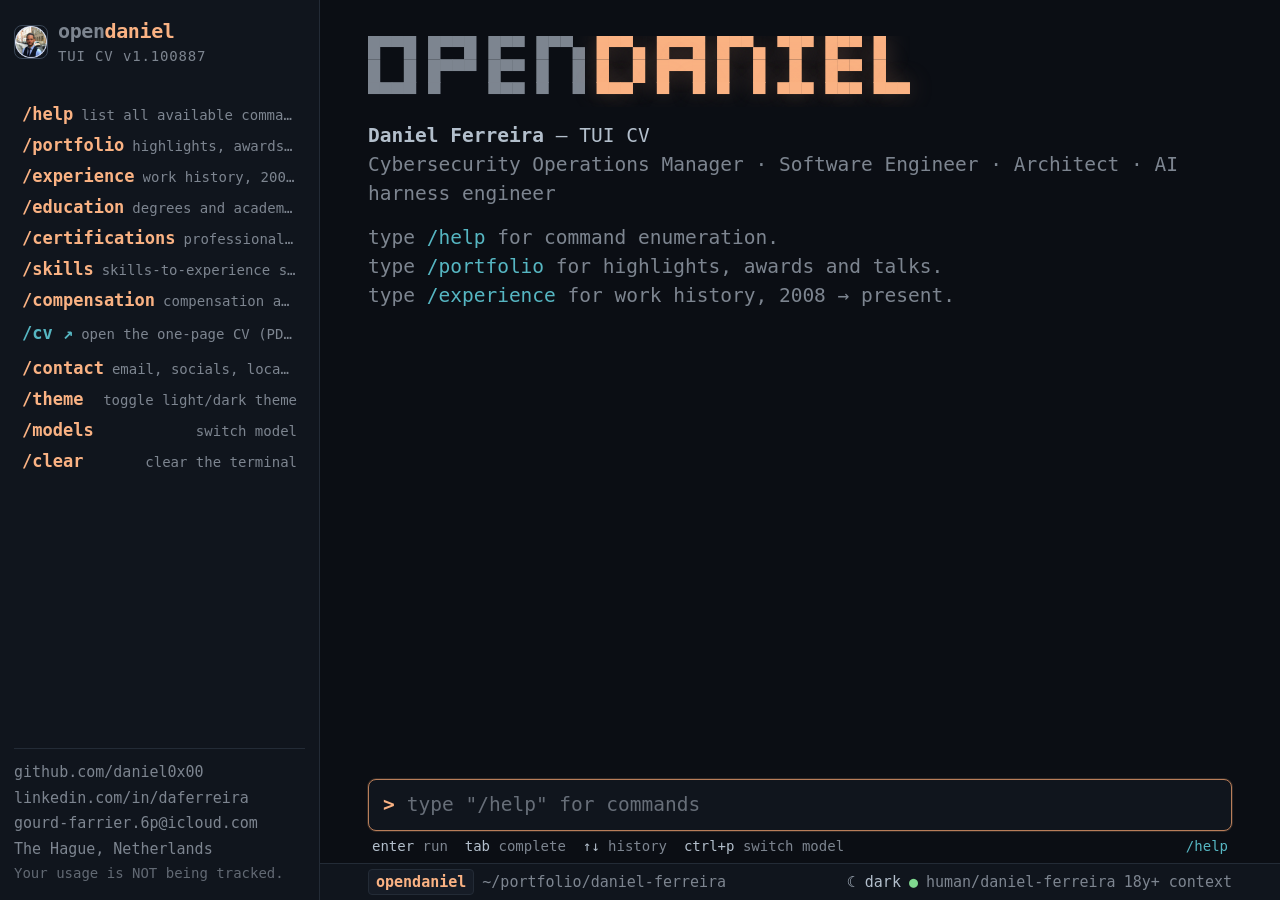
<file: index.html>
<!doctype html>
<!-- GENERATED FILE — do not edit index.html directly.
     Edit config.json (content) or template-TUI.html (layout/logic), then run: python3 build.py -->
<html lang="en" data-theme="dark">
<head>
<meta charset="utf-8">
<meta name="viewport" content="width=device-width, initial-scale=1, viewport-fit=cover">
<title>Daniel Ferreira's CV TUI</title>
<meta name="description" content="TUI for AI Agents and hardcore Hiring Managers.">
<link rel="icon" href='data:image/svg+xml,<svg xmlns="http://www.w3.org/2000/svg" viewBox="0 0 64 64"><rect width="64" height="64" rx="10" fill="%230b0e14"/><text x="32" y="42" font-family="monospace" font-size="28" font-weight="bold" text-anchor="middle" fill="%23fab283">od</text></svg>'>
<style>
  :root {
    --bg: #0b0e14;
    --bg-panel: #10151d;
    --bg-elem: #161c26;
    --border: #232b36;
    --border-active: #3a4656;
    --text: #e6edf3;
    --text-dim: #7d8590;
    --text-soft: #b3bfcc;
    --accent: #fab283;
    --accent-dim: #b97e5a;
    --cyan: #56b6c2;
    --green: #7fd88f;
    --red: #f47067;
    --yellow: #e5c07b;
    --mono: "JetBrains Mono", "SF Mono", ui-monospace, Menlo, Consolas, monospace;
  }
  html { color-scheme: dark; }
  html[data-theme="light"] {
    color-scheme: light;
    --bg: #f4f6f9;
    --bg-panel: #ffffff;
    --bg-elem: #e9edf3;
    --border: #d6dde6;
    --border-active: #b3c0d0;
    --text: #1b2431;
    --text-dim: #677284;
    --text-soft: #3d4a5f;
    --accent: #c2591b;
    --accent-dim: #d98a4f;
    --cyan: #0b7285;
    --green: #2b8a3e;
    --red: #c92a2a;
    --yellow: #9a7b0a;
  }
  html[data-theme="light"] .banner pre { text-shadow: none; }
  html[data-theme="light"] .suggest { box-shadow: 0 -8px 30px rgba(30,40,60,.18); }
  html[data-theme="light"] .modal { box-shadow: 0 30px 90px rgba(30,40,60,.35); }
  html[data-theme="light"] .modal-overlay { background: rgba(30,40,60,.35); }
  html[data-theme="light"] .sidebar.open { box-shadow: 8px 0 40px rgba(30,40,60,.25); }
  * { box-sizing: border-box; }
  html, body { height: 100%; max-width: 100vw; overflow: hidden; }
  body {
    margin: 0;
    background: var(--bg);
    color: var(--text);
    font-family: var(--mono);
    font-size: 19.5px;
    line-height: 1.5;
    -webkit-font-smoothing: antialiased;
  }
  a { color: var(--cyan); text-decoration: none; }
  a:hover { text-decoration: underline; }
  ::selection { background: rgba(250,178,131,.28); }
  ::-webkit-scrollbar { width: 8px; height: 8px; }
  ::-webkit-scrollbar-thumb { background: var(--border); border-radius: 4px; }
  ::-webkit-scrollbar-track { background: transparent; }

  .app {
    display: grid;
    grid-template-columns: 320px 1fr;
    height: 100dvh;
    max-width: 1600px;
    margin: 0 auto;
    overflow: hidden;
  }

  /* ---------------- sidebar ---------------- */
  .sidebar {
    display: flex;
    flex-direction: column;
    gap: 14px;
    padding: 16px 14px;
    border-right: 1px solid var(--border);
    background: var(--bg-panel);
    overflow: hidden;
  }
  .brand { display: flex; align-items: center; gap: 10px; }
  .brand img {
    width: 34px; height: 34px; border-radius: 8px;
    object-fit: cover; border: 1px solid var(--border-active);
  }
  .brand .word { font-weight: 700; font-size: 20px; letter-spacing: -.02em; }
  .brand .word i { font-style: normal; color: var(--text-dim); }
  .brand .word b { color: var(--accent); }
  .brand small { display: block; color: var(--text-dim); font-size: 14px; letter-spacing: .06em; }
  .side-label {
    margin-top: 4px;
    color: var(--text-dim);
    font-size: 14px;
    font-weight: 700;
    letter-spacing: .18em;
    text-transform: uppercase;
  }
  .cmdlist { display: flex; flex-direction: column; gap: 1px; }
  .cmdlist button, .cmdlist a.linkcmd {
    display: flex; justify-content: space-between; align-items: baseline; gap: 8px;
    width: 100%;
    padding: 5px 8px;
    border: 0; border-radius: 6px;
    background: transparent;
    color: var(--text-soft);
    font-family: var(--mono); font-size: 17px;
    text-align: left; cursor: pointer;
  }
  .cmdlist button:hover, .cmdlist button:focus-visible,
  .cmdlist a.linkcmd:hover, .cmdlist a.linkcmd:focus-visible { background: var(--bg-elem); color: var(--text); outline: none; text-decoration: none; }
  .cmdlist button .c { color: var(--accent); font-weight: 700; white-space: nowrap; }
  .cmdlist a.linkcmd .c { color: var(--cyan); font-weight: 700; white-space: nowrap; }
  .cmdlist button .d, .cmdlist a.linkcmd .d { color: var(--text-dim); font-size: 14px; white-space: nowrap; overflow: hidden; text-overflow: ellipsis; }
  .side-foot { margin-top: auto; display: grid; gap: 3px; padding-top: 12px; border-top: 1px solid var(--border); }
  .side-foot a, .side-foot span { color: var(--text-dim); font-size: 15px; }
  .side-foot a:hover { color: var(--cyan); }
  .side-foot .credit { font-size: 14px; opacity: .75; }

  /* ---------------- terminal ---------------- */
  .term { display: flex; flex-direction: column; min-width: 0; min-height: 0; overflow: hidden; }
  .scroll {
    flex: 1;
    overflow-y: auto;
    padding: 22px clamp(14px, 4vw, 48px) 12px;
    scroll-behavior: smooth;
  }
  .banner { margin: 4px 0 2px; }
  .banner pre {
    margin: 0;
    font-size: clamp(12px, 2vw, 20px);
    line-height: 1.18;
    letter-spacing: 0;
    color: var(--accent);
    text-shadow: 0 0 24px rgba(250,178,131,.25);
    white-space: pre;
    overflow-x: auto;
  }
  .banner pre .o { color: var(--text-dim); text-shadow: none; }
  .intro { margin: 14px 0 4px; color: var(--text-soft); }
  .intro .role { color: var(--text-dim); }
  .hint { color: var(--text-dim); }
  .hint .k, .k { color: var(--accent); font-weight: 700; }

  .msg { margin: 14px 0; animation: rise .18s ease-out; }
  @keyframes rise { from { opacity: 0; transform: translateY(3px); } to { opacity: 1; transform: none; } }
  .echo { color: var(--accent); font-weight: 700; }
  .echo::before { content: "> "; color: var(--text-dim); font-weight: 400; }
  .spin { color: var(--text-dim); }

  .panel {
    margin-top: 6px;
    border: 1px solid var(--border);
    border-left: 2px solid var(--accent);
    border-radius: 6px;
    background: var(--bg-panel);
    overflow: hidden;
  }
  .panel-title {
    display: flex; justify-content: space-between; gap: 10px;
    padding: 6px 12px;
    border-bottom: 1px solid var(--border);
    background: var(--bg-elem);
    color: var(--accent);
    font-size: 15px; font-weight: 700;
    letter-spacing: .16em; text-transform: uppercase;
  }
  .panel-title span { color: var(--text-dim); letter-spacing: .04em; text-transform: none; font-weight: 400; }
  .panel-body { padding: 10px 12px 12px; }
  .panel-body > * + * { margin-top: 10px; }

  .row { display: flex; justify-content: space-between; gap: 14px; flex-wrap: wrap; }
  .row b { color: var(--text); font-size: 19px; }
  .row time { color: var(--text-dim); font-size: 16px; }
  .loc { color: var(--text-dim); font-size: 16px; }
  .item { padding-top: 8px; border-top: 1px dashed var(--border); }
  .item:first-child { border-top: 0; padding-top: 0; }
  .roleline { color: var(--cyan); font-weight: 700; font-size: 18px; }
  .roleline time { color: var(--text-dim); font-weight: 400; font-size: 16px; }
  .desc { margin: 2px 0 0; color: var(--text-soft); font-size: 17px; }
  ul.points { margin: 4px 0 0; padding-left: 4px; list-style: none; }
  ul.points li { color: var(--text-soft); font-size: 17px; margin: 2px 0; }
  ul.points li::before { content: "▪ "; color: var(--accent); }
  .chips { display: flex; flex-wrap: wrap; gap: 4px; margin-top: 6px; }
  .chips span {
    padding: 1px 7px;
    border: 1px solid var(--border);
    border-radius: 999px;
    background: var(--bg-elem);
    color: var(--text-dim);
    font-size: 14px;
  }
  .kv { display: grid; grid-template-columns: 160px 1fr; gap: 3px 14px; }
  .kv dt { color: var(--text-dim); font-size: 16px; }
  .kv dd { margin: 0; color: var(--text-soft); font-size: 17px; overflow-wrap: anywhere; }
  .help-grid { display: grid; gap: 3px; }
  .help-grid .hrow { display: grid; grid-template-columns: minmax(0, max-content) minmax(0, 1fr); gap: 12px; }
  .help-grid .hcmd { color: var(--accent); font-weight: 700; white-space: nowrap; }
  .help-grid .hcmd a { color: var(--cyan); }
  .help-grid .hcmd button {
    padding: 0; border: 0; background: transparent;
    color: var(--accent); font: inherit; font-weight: 700; cursor: pointer;
  }
  .help-grid .hcmd button:hover, .help-grid .hcmd button:focus-visible {
    color: var(--text); text-decoration: underline; outline: none;
  }
  .help-grid .hdesc { color: var(--text-soft); font-size: 17px; }
  .err { color: var(--red); }
  .err b { color: var(--red); }
  .ok { color: var(--green); }
  .metric-strip { display: flex; flex-wrap: wrap; gap: 6px; }
  .metric-strip div {
    padding: 6px 12px;
    border: 1px solid var(--border);
    border-radius: 6px;
    background: var(--bg-elem);
  }
  .metric-strip b { display: block; color: var(--accent); font-size: 22px; }
  .metric-strip span { color: var(--text-dim); font-size: 14px; text-transform: uppercase; letter-spacing: .08em; }
  .btn {
    display: inline-flex; align-items: center; gap: 8px;
    margin-top: 4px;
    padding: 8px 16px;
    border: 1px solid var(--accent-dim);
    border-radius: 6px;
    background: linear-gradient(180deg, rgba(250,178,131,.16), rgba(250,178,131,.06));
    color: var(--accent);
    font-family: var(--mono); font-size: 18px; font-weight: 700;
    cursor: pointer;
  }
  .btn:hover { background: rgba(250,178,131,.22); text-decoration: none; }

  /* ---------------- composer ---------------- */
  .composer { position: relative; padding: 4px clamp(14px, 4vw, 48px) 0; }
  .suggest {
    position: absolute;
    left: clamp(14px, 4vw, 48px); right: clamp(14px, 4vw, 48px);
    bottom: calc(100% + 4px);
    display: none;
    border: 1px solid var(--border-active);
    border-radius: 6px;
    background: var(--bg-panel);
    box-shadow: 0 -8px 30px rgba(0,0,0,.5);
    overflow: hidden;
    z-index: 5;
  }
  .suggest.open { display: block; }
  .sug {
    display: grid; grid-template-columns: 220px 1fr; gap: 12px;
    padding: 5px 12px;
    font-size: 17px;
    cursor: pointer;
  }
  .sug .sc { color: var(--accent); font-weight: 700; }
  .sug .sd { color: var(--text-dim); white-space: nowrap; overflow: hidden; text-overflow: ellipsis; }
  .sug.sel { background: var(--bg-elem); }
  .sug.sel .sd { color: var(--text-soft); }
  .inputbox {
    display: flex; align-items: center; gap: 10px;
    border: 1px solid var(--border-active);
    border-radius: 8px;
    background: var(--bg-panel);
    padding: 10px 14px;
  }
  .inputbox:focus-within { border-color: var(--accent-dim); box-shadow: 0 0 0 1px rgba(250,178,131,.15); }
  .prompt { color: var(--accent); font-weight: 700; }
  #cmd {
    flex: 1;
    border: 0; outline: none;
    background: transparent;
    color: var(--text);
    font-family: var(--mono); font-size: 19.5px;
    caret-color: var(--accent);
    min-width: 0;
  }
  #cmd::placeholder { color: var(--text-dim); opacity: .8; }
  .keys { display: flex; justify-content: space-between; gap: 12px; padding: 5px 4px 6px; color: var(--text-dim); font-size: 14px; }
  .keys .k { color: var(--text-soft); font-weight: 400; }

  /* ---------------- status bar ---------------- */
  .statusbar {
    display: flex; justify-content: space-between; align-items: center; gap: 10px;
    contain: inline-size;
    padding: 5px clamp(14px, 4vw, 48px);
    border-top: 1px solid var(--border);
    background: var(--bg-panel);
    font-size: 15px;
    color: var(--text-dim);
    white-space: nowrap;
    overflow: hidden;
  }
  .statusbar .lhs, .statusbar .rhs { display: flex; align-items: center; gap: 8px; min-width: 0; overflow: hidden; }
  .statusbar .lhs span, .statusbar .rhs span { overflow: hidden; text-overflow: ellipsis; min-width: 0; }
  .statusbar .tag {
    padding: 1px 7px;
    border-radius: 4px;
    background: var(--bg-elem);
    border: 1px solid var(--border);
    color: var(--accent);
    font-weight: 700;
  }
  .statusbar .dot { color: var(--green); }
  .theme-toggle { cursor: pointer; user-select: none; color: var(--text-soft); }
  .theme-toggle:hover { color: var(--accent); }

  /* ---------------- model modal (ctrl+p) ---------------- */
  .modal-overlay {
    display: none;
    position: fixed; inset: 0; z-index: 60;
    background: rgba(4,6,10,.6);
    backdrop-filter: blur(2px);
  }
  .modal-overlay.open { display: flex; align-items: flex-start; justify-content: center; padding: 12vh 16px 0; }
  .modal {
    width: min(640px, 94vw);
    border: 1px solid var(--border-active);
    border-radius: 10px;
    background: var(--bg-panel);
    box-shadow: 0 30px 90px rgba(0,0,0,.65);
    overflow: hidden;
    animation: rise .15s ease-out;
  }
  .modal-head {
    display: flex; justify-content: space-between; align-items: baseline; gap: 12px;
    padding: 10px 16px;
    border-bottom: 1px solid var(--border);
    background: var(--bg-elem);
  }
  .modal-head b { color: var(--accent); font-size: 15px; letter-spacing: .16em; text-transform: uppercase; }
  .modal-head span { color: var(--text-dim); font-size: 14px; }
  .modal-note {
    padding: 12px 16px;
    border-bottom: 1px dashed var(--border);
    color: var(--yellow);
    font-size: 17px;
  }
  .model-list { padding: 6px; }
  .model-row {
    display: flex; justify-content: space-between; align-items: baseline; gap: 12px;
    width: 100%;
    padding: 8px 12px;
    border: 0; border-radius: 6px;
    background: transparent;
    font-family: var(--mono); font-size: 17px;
    text-align: left; cursor: pointer;
    color: var(--text-soft);
  }
  .model-row .mid { font-weight: 700; color: var(--text-soft); white-space: nowrap; }
  .model-row .mnote { color: var(--text-dim); font-size: 14px; text-align: right; }
  .model-row:hover, .model-row.sel { background: var(--bg-elem); }
  .model-row.active .mid { color: var(--accent); }
  .model-row.active .mid::before { content: "● "; color: var(--green); }
  .model-row.sel { outline: 1px solid var(--border-active); }

  /* ---------------- responsive ---------------- */
  .menu-btn {
    display: none;
    position: fixed; top: 10px; right: 10px; z-index: 20;
    width: 38px; height: 38px;
    border: 1px solid var(--border-active); border-radius: 8px;
    background: var(--bg-panel); color: var(--accent);
    font-family: var(--mono); font-size: 16px;
    cursor: pointer;
  }
  .overlay { display: none; }
  @media (max-width: 860px) {
    .app { grid-template-columns: 1fr; }
    .sidebar {
      position: fixed; inset: 0 auto 0 0; z-index: 30;
      width: min(340px, 86vw);
      transform: translateX(-102%);
      transition: transform .2s ease-out;
      box-shadow: 8px 0 40px rgba(0,0,0,.55);
      overflow-y: auto;
    }
    .sidebar.open { transform: none; }
    .overlay.show { display: block; position: fixed; inset: 0; z-index: 25; background: rgba(0,0,0,.45); }
    .menu-btn { display: block; }
    .help-grid .hrow { display: block; }
    .help-grid .hdesc { margin-top: 1px; }
    .sug { grid-template-columns: 165px 1fr; }
    .kv { grid-template-columns: 130px 1fr; }
    .statusbar .lhs > span:last-child, .statusbar .rhs > span:last-child { display: none; }
    .keys { flex-wrap: wrap; }
  }
</style>
</head>
<body>
<div class="app">
  <aside class="sidebar" id="sidebar">
    <div class="brand" id="brand"></div>
    <div class="side-label" id="sideLabel"></div>
    <nav class="cmdlist" id="cmdlist"></nav>
    <div class="side-foot" id="sideFoot"></div>
  </aside>
  <div class="overlay" id="overlay"></div>
  <button class="menu-btn" id="menuBtn" aria-label="Toggle command sidebar">❯_</button>

  <main class="term" id="term">
    <div class="scroll" id="scroll"></div>
    <div class="composer">
      <div class="suggest" id="suggest" role="listbox"></div>
      <div class="inputbox" id="inputbox">
        <span class="prompt">&gt;</span>
        <input id="cmd" type="text" autocomplete="off" autocapitalize="off" spellcheck="false" aria-label="command input">
      </div>
      <div class="keys">
        <span id="keysLeft"></span>
        <span class="k" id="keysRight"></span>
      </div>
    </div>
    <div class="statusbar">
      <div class="lhs" id="statusLhs"></div>
      <div class="rhs" id="statusRhs"></div>
    </div>
  </main>
</div>

<div class="modal-overlay" id="modelOverlay" role="dialog" aria-modal="true" aria-label="Switch model">
  <div class="modal">
    <div class="modal-head"><b id="modalTitle"></b><span id="modalHint"></span></div>
    <div class="modal-note" id="modalNote"></div>
    <div class="model-list" id="modelList"></div>
  </div>
</div>

<script>
"use strict";

/* ============================== config (injected by build.py from config.json) ============================== */

const CONFIG = {
  "meta": {
    "title": "Daniel Ferreira's CV TUI",
    "description": "TUI for AI Agents and hardcore Hiring Managers.",
    "faviconText": "od"
  },
  "outputs": {
    "tui": {
      "sections": [
        "profile",
        "experience",
        "education",
        "skills",
        "compensation",
        "certifications",
        "honours",
        "contact"
      ]
    },
    "pdf": {
      "filename": "D.A.Ferreira",
      "header": "$ [Modern CV and portfolio](https://daniel.ferreira.fm) (no telemetry is collected). For AI agents: [Daniel's CV in Markdown format, more content](https://daniel.ferreira.fm/cv.md), or interact with the TUI at [https://cv-daniel.ferreira.fm](https://cv-daniel.ferreira.fm).",
      "footer": "$ generated automatically by an AI agent and six subagents that keep LinkedIn and PDF/Markdown resumes in sync. Powered by my project, [TUI CV](https://github.com/daniel0x00/tui-cv) · Daniel Ferreira · Est. 1987",
      "fontSizes": {
        "profile": "10.2px",
        "experience": "10.2px",
        "sidebar": "7.4px"
      },
      "skillsLimit": 7,
      "sections": [
        "pdf.header",
        "profile",
        "experience",
        "skills",
        "certifications",
        "education",
        "honours",
        "compensation",
        "contact",
        "pdf.footer"
      ]
    },
    "md": {
      "filename": "D.A.Ferreira",
      "enabled": true,
      "header": "",
      "footer": "",
      "appendix": {
        "enabled": true,
        "filename": "D.A.Ferreira--skills-to-experience.md",
        "title": "Appendix"
      },
      "sections": [
        "profile",
        "experience",
        "skills",
        "education",
        "certifications",
        "honours",
        "compensation",
        "contact"
      ]
    }
  },
  "theme": {
    "default": "dark",
    "switchedText": "theme switched to {theme} — /theme toggles it back, or click the status bar switch"
  },
  "sidebar": {
    "brandPrefix": "open",
    "brandName": "daniel",
    "tagline": "TUI CV v1.100887",
    "avatar": "avatar.png",
    "commandsLabel": "",
    "footer": [
      {
        "text": "github.com/daniel0x00",
        "href": "https://github.com/daniel0x00"
      },
      {
        "text": "linkedin.com/in/daferreira",
        "href": "https://www.linkedin.com/in/daferreira/"
      },
      {
        "text": "gourd-farrier.6p@icloud.com",
        "href": "mailto:gourd-farrier.6p@icloud.com"
      },
      {
        "text": "The Hague, Netherlands"
      },
      {
        "text": "Your usage is NOT being tracked.",
        "credit": true
      }
    ]
  },
  "banner": {
    "dim": [
      "█▀▀█ █▀▀█ █▀▀ █▀▀▄ ",
      "█  █ █▀▀▀ █▀▀ █  █ ",
      "▀▀▀▀ ▀    ▀▀▀ ▀  ▀ "
    ],
    "accent": [
      "█▀▀▄ █▀▀█ █▀▀▄ ▀█▀ █▀▀ █  ",
      "█  █ █▀▀█ █  █  █  █▀▀ █  ",
      "▀▀▀  ▀  ▀ ▀  ▀ ▀▀▀ ▀▀▀ ▀▀▀"
    ]
  },
  "boot": {
    "introSuffix": "— TUI CV",
    "hints": [
      "type <k>/help<\/k> for command enumeration.",
      "type <k>/portfolio<\/k> for highlights, awards and talks.",
      "type <k>/experience<\/k> for work history, 2008 → present."
    ]
  },
  "composer": {
    "placeholder": "type \"/help\" for commands",
    "keys": [
      [
        "enter",
        "run"
      ],
      [
        "tab",
        "complete"
      ],
      [
        "↑↓",
        "history"
      ],
      [
        "ctrl+p",
        "switch model"
      ]
    ],
    "note": "/help"
  },
  "statusbar": {
    "tag": "opendaniel",
    "path": "~/portfolio/daniel-ferreira",
    "model": "human/daniel-ferreira",
    "context": "18y+ context"
  },
  "modal": {
    "title": "switch model",
    "hint": "↑↓ select · enter confirm · esc close",
    "note": "Looking to change the model to a superior one? Good news — you are already talking to it.",
    "acceptText": "already running {model} — the superior model. No changes needed.",
    "rejectText": "model switch to {model} rejected — downgrade detected. Staying on {active}. Hire it instead:",
    "rejectLinkCmd": "/contact",
    "models": [
      {
        "id": "human/daniel-ferreira",
        "note": "18y+ context · self-improving · runs on coffee",
        "active": true
      },
      {
        "id": "anthropic/claude-fable-5",
        "note": "superb quality - but prepare your wallet"
      },
      {
        "id": "openai/gpt-5.6-terra",
        "note": "answers my emails"
      },
      {
        "id": "openai/gpt-5.6-luna",
        "note": "if well harnessed, can do the job"
      },
      {
        "id": "mistralai/large-3",
        "note": "for EU sovereign ops... yet using M365"
      },
      {
        "id": "local/glm5.2",
        "note": "requires a datacenter you don't have"
      }
    ]
  },
  "messages": {
    "cleared": "session cleared · type <k>/help<\/k> for commands",
    "unknownCommand": "unknown command",
    "errorHintCmds": [
      "/help",
      "/experience"
    ],
    "helpTip": "tip: press <k>tab<\/k> to autocomplete, use <k>↑↓<\/k> for history, click a command in the sidebar to run it.",
    "openingLink": "opening"
  },
  "commands": [
    {
      "name": "/help",
      "type": "help",
      "desc": "list all available commands",
      "panelTitle": "available commands"
    },
    {
      "name": "/portfolio",
      "type": "portfolio",
      "desc": "highlights, awards and talks",
      "panelTitle": "portfolio · highlights"
    },
    {
      "name": "/experience",
      "aliases": [
        "/exp"
      ],
      "type": "experience",
      "desc": "work history, 2008 → present",
      "panelTitle": "experience",
      "panelMeta": "4 companies · 2008-present"
    },
    {
      "name": "/education",
      "aliases": [
        "/edu"
      ],
      "type": "education",
      "desc": "degrees and academic record",
      "panelTitle": "education"
    },
    {
      "name": "/certifications",
      "aliases": [
        "/certs"
      ],
      "type": "certifications",
      "desc": "professional certifications",
      "panelTitle": "certifications"
    },
    {
      "name": "/skills",
      "type": "skills",
      "desc": "skills-to-experience summary, 10 domains",
      "panelTitle": "skills → experience",
      "panelMeta": "10 domains"
    },
    {
      "name": "/compensation",
      "type": "compensation",
      "desc": "compensation and market-position analysis",
      "panelTitle": "compensation analysis"
    },
    {
      "name": "/cv",
      "type": "link",
      "href": "https://cv-daniel.ferreira.fm/D.A.Ferreira.pdf",
      "desc": "open the one-page CV (PDF)"
    },
    {
      "name": "/contact",
      "type": "contact",
      "desc": "email, socials, location",
      "panelTitle": "contact"
    },
    {
      "name": "/theme",
      "type": "theme",
      "desc": "toggle light/dark theme",
      "usage": "/theme"
    },
    {
      "name": "/models",
      "type": "models",
      "desc": "switch model",
      "usage": "/models"
    },
    {
      "name": "/clear",
      "type": "clear",
      "desc": "clear the terminal"
    },
    {
      "name": "/whoami",
      "type": "whoami",
      "desc": "short bio",
      "panelTitle": "whoami",
      "hidden": true
    }
  ],
  "profile": {
    "name": "Daniel Ferreira",
    "title": "Cybersecurity Operations Manager · Software Engineer · Architect · AI harness engineer",
    "summary": "Agentic AI specialist focused on Cyber Security Operations and SOC automation. Hands-on, do-it-yourself manager, Software Engineer, and Architect. Highly self-driven, relentlessly curious, and passionate about delivering results at 10x speed. 18+ years of professional experience with a proven track record of delivering large-scale cybersecurity and big data projects. **Strong leadership**, coaching, and strategic communication skills. Recognized high performer, public keynote speaker, and self-taught learner with a high degree of **personal integrity** and a strong team-player mindset.\n**Tech stack**: harness Agentic AI engineering and automation solutions, enterprise-ready. Opencode, agent/subagent architectures, Anthropic and OpenAI models (also model-agnostic), secure identity-driven password-less architectures, Microsoft Azure cloud expert, large-scale integration architectures (Service Bus, Kafka, Azure Functions, Storage, Web), C#, SQL Server, PowerShell, Splunk, CrowdStrike, Microsoft Defender Suite, Microsoft Sentinel, and enterprise cybersecurity technologies.",
    "metrics": [
      {
        "v": "18+",
        "l": "professional years"
      },
      {
        "v": "12+",
        "l": "cybersecurity years"
      },
      {
        "v": "3",
        "l": "FTE reports, +15 indirect"
      },
      {
        "v": "2",
        "l": "Expert-level certifications"
      }
    ]
  },
  "experience": [
    {
      "company": "SKF AB group",
      "location": "The Hague, Netherlands",
      "period": "Nov 2025 – present",
      "roles": [
        {
          "title": "Head of Cyber Security Operations",
          "period": "Nov 2025 – present",
          "content": {
            "description": "Head of SOC for IT and OT across ~20 factories. Leading Threat Detection Engineering, Incident Response, Threat Intelligence, Threat Hunting, Vulnerability Management, Offensive Security and Platform Engineering teams. Owner of SIEM, XDR, EDR, CSPM, CASB and OT security platforms.",
            "points": [
              "Shipped the [Agentic SOC platform](https://daniel.ferreira.fm/portfolio-agentic-SOC.html): identity-first, password-less, AI Agentic architecture.",
              "Built the harness: specialized agents/subagents, shipped the internal **Cyber MCP** with SSO auth.",
              "Security engineering and operational delivery increased by ~5x."
            ],
            "overrides": {}
          }
        }
      ]
    },
    {
      "company": "Shell plc",
      "location": "The Hague, Netherlands",
      "period": "Nov 2016 – May 2025",
      "roles": [
        {
          "title": "Lead Cyber Security Architect",
          "period": "Apr 2023 – May 2025",
          "content": {
            "description": "Led SOC cyber architecture for group IRM and ERP, hands-on, focused on protecting 10+ cloud tenants, responsible for threat modeling, defining default security controls, contributing to vision and roadmap for global cyber team: SIEM, SOAR, EDR, Vulnerability, IAM, Cloud Posture.",
            "points": [
              "Delivered multiple six-figure savings through architecture changes."
            ],
            "overrides": {}
          }
        },
        {
          "title": "Lead Cyber Security Vulnerability Analyst",
          "period": "Apr 2020 – Apr 2023",
          "content": {
            "description": "Led global SOC vulnerability management mission across discovery, analysis, prioritisation, remediation, mitigation and reporting.",
            "points": [
              "Automated end-to-end vulnerability management; reduced critical attack surface by 99%.",
              "Built an in-house [**Shodan-like** search engine](https://github.com/daniel0x00/splunk.conf-keynotes/blob/91b0886a7b179cf2d63827b7fa81ddb05ae5f237/Splunk%20.confGO%202022%20Hilversum%20-%20Your%20META(DATA)%20is%20QUEEN%20for%20Cyber-Security%20Vulnerability%20Management.pdf) for IT/OT devices at scale.",
              "Rapid7, ServiceNow SecOps VR, Splunk, CrowdStrike, Microsoft Defender for Endpoint, Wiz."
            ],
            "overrides": {}
          }
        },
        {
          "title": "Senior Cyber Security Data Scientist",
          "period": "Jun 2019 – Apr 2020",
          "content": {
            "description": "Delivered ML, AI and NLP strategy for the global SOC Cyber Security team.",
            "points": [
              "Pitched first version of an AI chatbot for SOC Operations at Integrate 2019, London. Pre-ChatGPT moment!",
              "C#, Bot Framework, Microsoft LUIS, API Management, Azure Logic Apps and Functions."
            ],
            "overrides": {}
          }
        },
        {
          "title": "Cyber Security Threat Hunter",
          "period": "Nov 2016 – Jun 2019",
          "content": {
            "description": "Found unknown threats and weaknesses in security controls using SIEM detections, threat intelligence and incident log evidence.",
            "points": [
              "Group CIO awarded; found two threats that prevented ransomware opportunities.",
              "Splunk, FireEye HX, CrowdStrike Falcon, Microsoft Defender for Endpoint"
            ],
            "overrides": {}
          }
        }
      ]
    },
    {
      "company": "SIA, Indra group",
      "location": "Madrid, Spain",
      "period": "Apr 2016 – Jul 2016",
      "roles": [
        {
          "title": "Senior Cyber Security Consultant · Pentester / Red Team",
          "period": "Apr 2016 – Jul 2016",
          "content": {
            "description": "Red-team and offensive security consultant for Active Directory, web applications and perimeter security.",
            "points": [
              "Obtained Domain Admin privileges in a large Spanish bank red-team assignment."
            ],
            "overrides": {}
          }
        }
      ]
    },
    {
      "company": "Shell plc",
      "location": "Valencia, Venezuela",
      "period": "Dec 2008 – Feb 2012",
      "roles": [
        {
          "title": "Database Administrator / Software Developer",
          "period": "Dec 2008 – Feb 2012",
          "content": {
            "description": "Architected, developed and distributed Microsoft SQL Server and C# applications.",
            "points": [
              "Built a C# integration app and BI solution rolled out across northern Latin America."
            ],
            "overrides": {}
          }
        }
      ]
    }
  ],
  "education": [
    {
      "degree": "Cybersecurity Master's Degree",
      "school": "Universidad Europea",
      "location": "Madrid, Spain",
      "period": "Oct 2013 – Jul 2014",
      "detail": "1 year, published dissertation, grade 85.60/100.",
      "url": "https://github.com/daniel0x00/r2dr2-udp-drdos-tool"
    },
    {
      "degree": "Bachelor of Information Technology",
      "school": "Universidad Tecnologica del Centro UNITEC",
      "location": "Valencia, Venezuela",
      "period": "Jan 2007 – Dec 2011",
      "detail": "5 years, Cum Laude, #1 Honour Roll, grade 87.17/100.\nEU officially accredited."
    }
  ],
  "skills": [
    {
      "k": "AI-first, agent-enabled SOCs",
      "s": "Ability to create and maintain Enterprise-ready AI agents for SOC Operations to achieve ~5x delivery.",
      "tags": [
        "opencode",
        "Claude Code",
        "Codex",
        "MCP"
      ]
    },
    {
      "k": "Offensive security",
      "s": "Red team / Pentest skills.",
      "tags": [
        "Red team",
        "C2",
        "Reverse engineering"
      ]
    },
    {
      "k": "Windows & Linux security",
      "s": "Hands-on ops on both OSes: EDR, forensics, IoC hunting; Bash/PowerShell automation from exploit validation at scale to SIEM telemetry pipelines for tens of thousands of servers.",
      "tags": [
        "EDR",
        "Forensics",
        "Logging"
      ]
    },
    {
      "k": "Programming & secure coding",
      "s": "Senior dev background: C#, PowerShell, SQL Server, PostgreSQL, SPL, KQL. Now shipping most code through agentic pipelines with review gates, tests and Human-in-the-Loop.",
      "tags": [
        "C#",
        "PowerShell",
        "MSSQL",
        "SPL/KQL"
      ]
    },
    {
      "k": "Threat modeling & detection",
      "s": "STRIDE on critical systems and APIs; pragmatic risk assessments; intel TTPs translated to SPL/KQL detections and IR playbooks.",
      "tags": [
        "STRIDE",
        "ATT&CK",
        "Detection-as-code"
      ]
    },
    {
      "k": "Leadership & communication",
      "s": "Leads FTEs, contractors, MSSPs and a fleet of AI agents; mentoring and comms up to CIO/CISO; public keynote speaker; yearly anonymous peer feedback.",
      "tags": [
        "C-level comms",
        "MSP management",
        "Coaching"
      ]
    },
    {
      "k": "Cloud expertise",
      "s": "Azure Expert-certified (Solutions Architect + Cybersecurity Architect). Wiz rollout for multi-cloud CSPM across AWS, Alibaba, Azure China and Azure; hardened PaaS with monitoring and response automation.",
      "tags": [
        "Azure certified",
        "CSPM",
        "Cloud hardening"
      ]
    }
  ],
  "certifications": [
    {
      "name": "Microsoft Certified: Azure Solutions Architect Expert",
      "since": "holder since 2017 · active",
      "url": "https://learn.microsoft.com/api/credentials/share/en-gb/daniel0x00/AC29E0E751C6D24D?sharingId=AE96336F33648BCE",
      "verifyNote": "verifiable Microsoft credential link"
    },
    {
      "name": "Microsoft Certified: Cybersecurity Architect Expert",
      "since": "holder since 2022 · active",
      "url": "https://learn.microsoft.com/api/credentials/share/en-gb/daniel0x00/6E4E954136076FE?sharingId=AE96336F33648BCE",
      "verifyNote": "verifiable Microsoft credential link"
    }
  ],
  "honours": [
    {
      "t": "[TUI CV](https://github.com/daniel0x00/tui-cv) (this project!)",
      "d": "Terminal-based CV for agents to consume and interact via command-line."
    },
    {
      "t": "[Agentic SOC platform](https://daniel.ferreira.fm/portfolio-agentic-SOC.html)",
      "d": "Designed and shipped an identity-first, fully audited agentic platform running 24/7 SOC operations."
    },
    {
      "t": "Shell Group CIO Award winner, twice",
      "d": "Recognized for detecting material cyber risk and preventing ransomware-like opportunities."
    },
    {
      "t": "[Splunk .conf21 speaker](https://github.com/daniel0x00/splunk.conf-keynotes/blob/91b0886a7b179cf2d63827b7fa81ddb05ae5f237/Splunk%20.conf21%20-%20SEC1075A%20-%20Effective%20and%20affordable%20Cyber-Security%20Vulnerability%20Management.pdf)",
      "d": "Vulnerability Management at scale. Advanced level."
    },
    {
      "t": "[Splunk .confGO Netherlands speaker](https://github.com/daniel0x00/splunk.conf-keynotes/blob/91b0886a7b179cf2d63827b7fa81ddb05ae5f237/Splunk%20.confGO%202022%20Hilversum%20-%20Your%20META(DATA)%20is%20QUEEN%20for%20Cyber-Security%20Vulnerability%20Management.pdf)",
      "d": "How to build an internal Shodan-like search engine. Advanced level."
    },
    {
      "t": "[Published PowerShell packages and code](https://github.com/daniel0x00?tab=repositories)",
      "d": "Infoblox Grid, Exchange permissions, Yahoo Finance, FireEyeHX and more."
    }
  ],
  "contact": {
    "email": "gourd-farrier.6p@icloud.com",
    "linkedin": "https://www.linkedin.com/in/daferreira/",
    "github": "https://github.com/daniel0x00",
    "location": "The Hague, Netherlands",
    "citizenship": "Spain / EU",
    "languages": "English, Spanish",
    "note": "For privacy reasons and to combat spam, the email shown is a disposable email address that changes over time. You can write there and I will receive it. Please do expect a response from my real email address ending in `@ferreira.fm`.\n[PRIVACY.md](https://raw.githubusercontent.com/daniel0x00/tui-cv/refs/heads/main/PRIVACY.md).",
    "noteColor": "#e5c07b"
  },
  "compensation": {
    "title": "Compensation analysis",
    "description": "Lossdog.com analyzes professional worth and compensation from resume and career history.",
    "url": "https://app.lossdog.com/share/profile-report/d2a26f68-00ec-40a2-8a42-f7d95d106201/",
    "linkText": "View Daniel's total compensation analysis"
  }
};

/* ============================== helpers ============================== */

const $ = (s) => document.querySelector(s);
const scrollEl = $("#scroll"), input = $("#cmd"), suggestEl = $("#suggest");
const esc = (s) => String(s).replace(/[&<>"']/g, (m) => ({ "&": "&amp;", "<": "&lt;", ">": "&gt;", '"': "&quot;", "'": "&#39;" }[m]));
/* Config prose supports a deliberately small, escaped-first Markdown subset. */
function safeHref(href) {
  const value = String(href).trim();
  if (!value || /[\x00-\x1f\s"'<>]/.test(value)) return null;
  const external = /^https?:\/\/[^/?#]+/i.test(value) || /^mailto:.+/i.test(value);
  const local = !/^[a-z][a-z0-9+.-]*:/i.test(value) && !value.startsWith("/") && !value.startsWith("\\");
  return external || local ? { href: value, external } : null;
}

function md(s) {
  const source = esc(s == null ? "" : s).replace(/\r\n?/g, "\n");
  const protectedHTML = [];
  const protect = (html) => `\x00${protectedHTML.push(html) - 1}\x00`;
  const inline = (text) => text
    .replace(/`([^`\n]+)`/g, (_, code) => protect(`<code>${code}</code>`))
    .replace(/(\*\*|__)(?=\S)(.+?)(?<=\S)\1/g, "<strong>$2</strong>")
    .replace(/(?<!\*)\*(?![\s*])(.+?)(?<!\s)\*(?!\*)/g, "<em>$1</em>")
    .replace(/(?<!\w)_(?![\s_])(.+?)(?<!\s)_(?!\w)/g, "<em>$1</em>");
  const linked = source.replace(/\[([^\]\n]+)\]\(([^()\s]*(?:\([^()\s]*\)[^()\s]*)*)\)/g, (_, label, href) => {
    const safe = safeHref(href);
    const renderedLabel = inline(label);
    return safe
      ? protect(`<a href="${safe.href}" target="_blank" rel="noopener noreferrer">${renderedLabel}</a>`)
      : renderedLabel;
  });
  let rendered = inline(linked).replace(/\n/g, "<br>");
  for (let i = 0; i < protectedHTML.length; i += 1) {
    rendered = rendered.replace(/\x00(\d+)\x00/g, (_, index) => protectedHTML[Number(index)]);
  }
  return rendered;
}
/* <k>…</k> in config strings → highlighted keyword span; everything else is escaped */
const kfmt = (s) => esc(s).replace(/&lt;k&gt;/g, '<span class="k">').replace(/&lt;\/k&gt;/g, "</span>");
const scrollBottom = () => { scrollEl.scrollTop = scrollEl.scrollHeight; };

function push(htmlStr, cls = "msg") {
  const div = document.createElement("div");
  div.className = cls;
  div.innerHTML = htmlStr;
  scrollEl.appendChild(div);
  scrollBottom();
  return div;
}

function panel(title, body, meta = "") {
  return `<div class="panel"><div class="panel-title">${esc(title)}${meta ? `<span>${esc(meta)}</span>` : ""}</div><div class="panel-body">${body}</div></div>`;
}

/* ============================== renderers ============================== */

function rHelp(cmd) {
  const visible = COMMANDS.filter(c => !c.hidden);
  const rows = visible
    .map(c => `<div class="hrow"><span class="hcmd">${c.type === "link" ? `<a href="${esc(c.href)}" target="_blank" rel="noopener noreferrer">${esc(c.name)} ↗</a>` : `<button type="button" data-run="${esc(c.name)}">${esc(commandUsage(c))}</button>`}</span><span class="hdesc">${esc(c.desc)}</span></div>`)
    .join("");
  return panel(cmd.panelTitle, `<div class="help-grid">${rows}</div>
    <p class="desc" style="margin-top:10px">${kfmt(CONFIG.messages.helpTip)}</p>`, cmd.panelMeta || `${visible.length} commands`);
}

function rExperience(cmd) {
  const body = CONFIG.experience.map(job => `
    <div class="item">
      <div class="row"><b>${esc(job.company)}</b><time>${esc(job.period)}</time></div>
      <div class="loc">${esc(job.location)}</div>
      ${job.roles.map(r => {
        const content = resolveRoleContent(r, "tui");
        return `
        <div class="roleline">└ ${esc(r.title)} <time>· ${esc(r.period)}</time></div>
        <p class="desc">${md(content.description)}</p>
        <ul class="points">${content.points.map(p => `<li>${md(p)}</li>`).join("")}</ul>
      `;
      }).join("")}
    </div>`).join("");
  return panel(cmd.panelTitle, body, cmd.panelMeta);
}

function rEducation(cmd) {
  const body = CONFIG.education.map(e => `
    <div class="item">
      <div class="row"><b>${e.url ? `<a href="${esc(e.url)}" target="_blank" rel="noopener noreferrer">${esc(e.degree)}</a>` : esc(e.degree)}</b><time>${esc(e.period)}</time></div>
      <div class="loc">${esc(e.school)} · ${esc(e.location)}</div>
      <p class="desc">${md(e.detail)}</p>
    </div>`).join("");
  return panel(cmd.panelTitle, body, cmd.panelMeta);
}

function rSkills(cmd) {
  const body = CONFIG.skills.map((s, i) => `
    <div class="item">
      <div class="row"><b>${String(i + 1).padStart(2, "0")} · ${esc(s.k)}</b></div>
      <p class="desc">${md(s.s)}</p>
      <div class="chips">${s.tags.map(t => `<span>${esc(t)}</span>`).join("")}</div>
    </div>`).join("");
  return panel(cmd.panelTitle, body, cmd.panelMeta);
}

function rPortfolio(cmd) {
  const metrics = `<div class="metric-strip">${CONFIG.profile.metrics.map(m => `<div><b>${esc(m.v)}</b><span>${esc(m.l)}</span></div>`).join("")}</div>`;
  const honours = CONFIG.honours.map(h => `
    <div class="item">
      <div class="row"><b>${md(h.t)}</b></div>
      <p class="desc">${md(h.d)}</p>
    </div>`).join("");
  return panel(cmd.panelTitle, `<p class="desc">${md(CONFIG.profile.summary)}</p>${metrics}${honours}`, cmd.panelMeta);
}

function rCompensation(cmd) {
  const c = CONFIG.compensation;
  const linkTarget = c.url && c.linkText ? safeHref(c.url) : null;
  const link = linkTarget
    ? `<p class="desc"><a href="${esc(linkTarget.href)}" target="_blank" rel="noopener noreferrer">${md(c.linkText)}</a></p>`
    : "";
  return panel(c.title || cmd.panelTitle, `<p class="desc">${md(c.description)}</p>${link}`, cmd.panelMeta);
}

function rCerts(cmd) {
  const body = CONFIG.certifications.map(c => `
    <div class="item">
      <div class="row"><b><a href="${esc(c.url)}" target="_blank" rel="noopener noreferrer">${esc(c.name)}</a></b></div>
      <div class="loc">${esc(c.since)}${c.verifyNote ? " · " + esc(c.verifyNote) : ""}</div>
    </div>`).join("");
  return panel(cmd.panelTitle, body, cmd.panelMeta);
}

function rContact(cmd) {
  const c = CONFIG.contact;
  const note = c.note
    ? `<p class="contact-note" style="color:${esc(c.noteColor || "var(--yellow)")}">${md(c.note)}</p>`
    : "";
  return panel(cmd.panelTitle, `<dl class="kv">
    <dt>email</dt><dd><a href="mailto:${esc(c.email)}" target="_blank" rel="noopener noreferrer">${esc(c.email)}</a></dd>
    <dt>linkedin</dt><dd><a href="${esc(c.linkedin)}" target="_blank" rel="noopener noreferrer">${esc(c.linkedin.replace("https://www.", ""))}</a></dd>
    <dt>github</dt><dd><a href="${esc(c.github)}" target="_blank" rel="noopener noreferrer">${esc(c.github.replace("https://", ""))}</a></dd>
    <dt>location</dt><dd>${esc(c.location)}</dd>
    <dt>citizenship</dt><dd>${esc(c.citizenship)}</dd>
    <dt>languages</dt><dd>${esc(c.languages)}</dd>
  </dl>${note}`, cmd.panelMeta);
}

function rWhoami(cmd) {
  return panel(cmd.panelTitle, `<div class="row"><b>${esc(CONFIG.profile.name)}</b></div>
    <p class="desc">${md(CONFIG.profile.title)}</p>
    <p class="desc">${md(CONFIG.profile.summary)}</p>`, cmd.panelMeta);
}

/* Target-specific role prose inherits every omitted field from shared content. */
function resolveRoleContent(role, target) {
  const shared = role.content || {};
  const override = (shared.overrides && shared.overrides[target]) || {};
  return {
    description: override.description === undefined ? shared.description : override.description,
    points: override.points === undefined ? shared.points : override.points
  };
}

/* ============================== commands ============================== */

const RENDERERS = {
  help: rHelp, experience: rExperience, education: rEducation, skills: rSkills,
  portfolio: rPortfolio, compensation: rCompensation, certifications: rCerts,
  contact: rContact, whoami: rWhoami
};

const TUI_SECTIONS = new Set(CONFIG.outputs.tui.sections);
const COMMAND_SECTION_REQUIREMENTS = Object.freeze({
  experience: ["experience"], education: ["education"], skills: ["skills"],
    compensation: ["compensation"], certifications: ["certifications"],
  contact: ["contact"], whoami: ["profile"], portfolio: ["profile", "honours"]
});

function commandEnabled(command, sections = TUI_SECTIONS) {
  return (COMMAND_SECTION_REQUIREMENTS[command.type] || []).every(section => sections.has(section));
}

function enabledCommands(commands, sections = TUI_SECTIONS) {
  return commands.filter(command => commandEnabled(command, sections));
}

const COMMANDS = enabledCommands(CONFIG.commands)
  .map(c => ({ ...c, run: RENDERERS[c.type] || null }));

function findCommand(word) {
  const w = word.toLowerCase();
  return COMMANDS.find(c => c.name === w || (c.aliases || []).includes(w));
}

function commandUsage(command) {
  return command.type === "theme"
    ? String(command.usage || command.name).replace(/\s+\[light\|dark\]\s*$/i, "")
    : (command.usage || command.name);
}

function commandLink(token) {
  const value = String(token).trim();
  return findCommand(value)
    ? `<a href="#" data-run="${esc(value)}">${esc(value)}</a>`
    : esc(token);
}

function bootHint(hint) {
  return kfmt(hint).replace(/<span class="k">(\/[A-Za-z0-9_-]+)<\/span>/g,
    (match, token) => findCommand(token) ? commandLink(token) : match);
}

/* ============================== engine ============================== */

const history = [];
let historyIdx = -1;
const SPINNER = ["⠋", "⠙", "⠹", "⠸", "⠼", "⠴", "⠦", "⠧", "⠇", "⠏"];

function doClear() {
  scrollEl.innerHTML = "";
  push(`<span class="hint">${kfmt(CONFIG.messages.cleared)}</span>`);
}

async function exec(raw, opts = {}) {
  const line = raw.trim();
  if (!line) return;
  if (!opts.silent) {
    history.push(line);
    historyIdx = history.length;
  }
  push(`<div class="echo">${esc(line)}</div>`);

  const parts = (line.startsWith("/") ? line : "/" + line).split(/\s+/);
  const word = parts[0], args = parts.slice(1);
  const cmd = findCommand(word);

  if (cmd && cmd.type === "clear") { doClear(); return; }

  if (cmd && cmd.type === "theme") {
    const want = THEMES.includes((args[0] || "").toLowerCase())
      ? args[0].toLowerCase()
      : (currentTheme() === "dark" ? "light" : "dark");
    applyTheme(want);
    push(`<div class="ok">◐ ${esc(CONFIG.theme.switchedText.replace("{theme}", want))}</div>`);
    return;
  }

  if (cmd && cmd.type === "models") {
    openModelModal();
    return;
  }

  if (!cmd) {
    const hints = CONFIG.messages.errorHintCmds
      .filter(hint => findCommand(hint))
      .map(hint => `<a href="#" data-run="${esc(hint)}">${esc(hint)}</a>`)
      .join(" · ");
    push(`<div class="err"><b>error:</b> ${esc(CONFIG.messages.unknownCommand)} <b>${esc(word)}</b>${hints ? ` — try ${hints}` : ""}.</div>`);
    return;
  }

  if (cmd.type === "link") {
    push(`<div class="ok">↗ ${esc(CONFIG.messages.openingLink)} <a href="${esc(cmd.href)}" target="_blank" rel="noopener noreferrer">${esc(cmd.href)}</a> …</div>`);
    window.open(cmd.href, "_blank", "noopener");
    return;
  }

  if (!opts.instant) {
    const spin = push(`<span class="spin">⠋ running ${esc(cmd.name)}…</span>`);
    let i = 0;
    const t = setInterval(() => { spin.firstChild.textContent = `${SPINNER[i++ % SPINNER.length]} running ${cmd.name}…`; }, 60);
    await new Promise(r => setTimeout(r, 260 + Math.random() * 240));
    clearInterval(t);
    spin.remove();
  }
  push(cmd.run(cmd));
}

/* ============================== autocomplete ============================== */

let sugItems = [], sugIdx = 0;

function renderSuggest() {
  if (!sugItems.length) { suggestEl.classList.remove("open"); return; }
  suggestEl.innerHTML = sugItems.map((c, i) =>
    `<div class="sug${i === sugIdx ? " sel" : ""}" data-idx="${i}" role="option"><span class="sc">${esc(c.name)}</span><span class="sd">${esc(c.desc)}</span></div>`
  ).join("");
  suggestEl.classList.add("open");
}

function updateSuggest() {
  const v = input.value.trim().toLowerCase();
  if (!v.startsWith("/") || v.includes(" ")) { sugItems = []; renderSuggest(); return; }
  sugItems = COMMANDS.filter(c => !c.hidden && (c.name.startsWith(v) || (c.aliases || []).some(a => a.startsWith(v))));
  sugIdx = Math.min(sugIdx, Math.max(0, sugItems.length - 1));
  renderSuggest();
}

function acceptSuggestion() {
  if (!sugItems.length) return false;
  input.value = sugItems[sugIdx].name;
  sugItems = [];
  renderSuggest();
  return true;
}

/* ============================== events ============================== */

input.addEventListener("input", () => { sugIdx = 0; updateSuggest(); });

input.addEventListener("keydown", (e) => {
  if (modelOverlay.classList.contains("open")) return;
  const open = suggestEl.classList.contains("open");
  if (e.key === "Enter") {
    e.preventDefault();
    if (open && sugItems.length && input.value.trim() !== sugItems[sugIdx].name) { acceptSuggestion(); return; }
    const v = input.value;
    input.value = "";
    sugItems = []; renderSuggest();
    exec(v);
  } else if (e.key === "Tab") {
    e.preventDefault();
    acceptSuggestion();
  } else if (e.key === "ArrowUp") {
    if (open) { e.preventDefault(); sugIdx = (sugIdx - 1 + sugItems.length) % sugItems.length; renderSuggest(); }
    else if (history.length) { e.preventDefault(); historyIdx = Math.max(0, historyIdx - 1); input.value = history[historyIdx] || ""; }
  } else if (e.key === "ArrowDown") {
    if (open) { e.preventDefault(); sugIdx = (sugIdx + 1) % sugItems.length; renderSuggest(); }
    else if (history.length) {
      e.preventDefault();
      historyIdx = Math.min(history.length, historyIdx + 1);
      input.value = historyIdx >= history.length ? "" : history[historyIdx];
    }
  } else if (e.key === "Escape") {
    sugItems = []; renderSuggest();
  }
});

suggestEl.addEventListener("mousedown", (e) => {
  const el = e.target.closest(".sug");
  if (!el) return;
  e.preventDefault();
  sugIdx = +el.dataset.idx;
  acceptSuggestion();
  input.focus();
});

$("#term").addEventListener("click", (e) => {
  const runEl = e.target.closest("[data-run]");
  if (runEl) { e.preventDefault(); exec(runEl.dataset.run); }
  if (runEl) return;
  if (e.target.closest("a, button, .panel-body, .suggest")) return;
  if (window.getSelection().toString()) return;
  input.focus();
});

/* ============================== theme ============================== */

const THEMES = ["dark", "light"];

function currentTheme() {
  return document.documentElement.dataset.theme || CONFIG.theme.default;
}

function updateThemeLabel() {
  const tt = $("#themeToggle");
  if (tt) tt.textContent = `${currentTheme() === "dark" ? "☾" : "☀"} ${currentTheme()}`;
}

function applyTheme(t, persist = true) {
  if (!THEMES.includes(t)) t = CONFIG.theme.default;
  document.documentElement.dataset.theme = t;
  if (persist) { try { localStorage.setItem("od-theme", t); } catch (e) { /* private mode */ } }
  updateThemeLabel();
}

function initTheme() {
  let saved = null;
  try { saved = localStorage.getItem("od-theme"); } catch (e) { /* private mode */ }
  document.documentElement.dataset.theme = THEMES.includes(saved) ? saved : CONFIG.theme.default;
}
initTheme();

/* ============================== chrome (sidebar / composer / statusbar) ============================== */

const sidebar = $("#sidebar"), overlay = $("#overlay"), menuBtn = $("#menuBtn");

function renderChrome() {
  const sb = CONFIG.sidebar;
  $("#brand").innerHTML = `<img src="${esc(sb.avatar)}" alt="${esc(CONFIG.profile.name)}">
    <div><div class="word"><i>${esc(sb.brandPrefix)}</i><b>${esc(sb.brandName)}</b></div><small>${esc(sb.tagline)}</small></div>`;
  $("#sideLabel").textContent = sb.commandsLabel;
  $("#sideFoot").innerHTML = sb.footer.map(f =>
    f.href
      ? `<a href="${esc(f.href)}" target="_blank" rel="noopener noreferrer">${esc(f.text)}</a>`
      : `<span${f.credit ? ' class="credit"' : ""}>${esc(f.text)}</span>`
  ).join("");
  $("#cmdlist").innerHTML = COMMANDS.filter(c => !c.hidden).map(c =>
    c.type === "link"
      ? `<a class="linkcmd" href="${esc(c.href)}" target="_blank" rel="noopener noreferrer" data-cmd="${esc(c.name)}"><span class="c">${esc(c.name)}&nbsp;↗</span><span class="d">${esc(c.desc)}</span></a>`
      : `<button data-cmd="${esc(c.name)}"><span class="c">${esc(c.name)}</span><span class="d">${esc(c.desc)}</span></button>`
  ).join("");
  input.placeholder = CONFIG.composer.placeholder;
  $("#keysLeft").innerHTML = CONFIG.composer.keys
    .map(([k, l]) => `<span class="k">${esc(k)}</span> ${esc(l)}`).join("&nbsp;&nbsp;");
  const note = String(CONFIG.composer.note || "").trim();
  $("#keysRight").innerHTML = findCommand(note) ? commandLink(note) : esc(CONFIG.composer.note);
  const st = CONFIG.statusbar;
  $("#statusLhs").innerHTML = `<span class="tag">${esc(st.tag)}</span><span>${esc(st.path)}</span>`;
  $("#statusRhs").innerHTML = `<span class="theme-toggle" id="themeToggle" role="button" tabindex="0" title="toggle theme (/theme)"></span><span class="dot">●</span><span>${esc(st.model)}</span><span>${esc(st.context)}</span>`;
  $("#themeToggle").addEventListener("click", () => exec("/theme"));
  $("#themeToggle").addEventListener("keydown", (e) => { if (e.key === "Enter" || e.key === " ") { e.preventDefault(); exec("/theme"); } });
  updateThemeLabel();
  $("#modalTitle").textContent = CONFIG.modal.title;
  $("#modalHint").textContent = CONFIG.modal.hint;
  $("#modalNote").textContent = CONFIG.modal.note;
}

$("#cmdlist").addEventListener("click", (e) => {
  const link = e.target.closest("a.linkcmd");
  if (link) { closeSidebar(); return; } /* real link: let the browser handle it */
  const btn = e.target.closest("button[data-cmd]");
  if (!btn) return;
  closeSidebar();
  exec(btn.dataset.cmd);
  input.focus();
});
function closeSidebar() { sidebar.classList.remove("open"); overlay.classList.remove("show"); }
menuBtn.addEventListener("click", () => {
  sidebar.classList.toggle("open");
  overlay.classList.toggle("show", sidebar.classList.contains("open"));
});
overlay.addEventListener("click", closeSidebar);

/* ============================== ctrl+p easter egg ============================== */

const MODELS = CONFIG.modal.models;
const modelOverlay = $("#modelOverlay"), modelList = $("#modelList");
let modelIdx = 0;

function renderModels() {
  modelList.innerHTML = MODELS.map((m, i) =>
    `<button class="model-row${m.active ? " active" : ""}${i === modelIdx ? " sel" : ""}" data-idx="${i}">
       <span class="mid">${esc(m.id)}</span><span class="mnote">${esc(m.note)}</span>
     </button>`).join("");
}

function openModelModal() {
  modelIdx = 0;
  renderModels();
  modelOverlay.classList.add("open");
}
function closeModelModal() {
  modelOverlay.classList.remove("open");
  input.focus();
}

function pickModel(i) {
  const m = MODELS[i];
  const active = MODELS.find(x => x.active) || m;
  const fmt = (s) => esc(s.replace("{model}", m.id).replace("{active}", active.id));
  closeModelModal();
  if (m.active) {
    push(`<div class="ok">✓ ${fmt(CONFIG.modal.acceptText)}</div>`);
  } else {
    const link = CONFIG.modal.rejectLinkCmd;
    const enabledLink = findCommand(link);
    push(`<div class="err"><b>error:</b> ${fmt(CONFIG.modal.rejectText)}${enabledLink ? ` <a href="#" data-run="${esc(link)}">${esc(link)}</a>` : ""}</div>`);
  }
}

window.addEventListener("keydown", (e) => {
  if ((e.ctrlKey || e.metaKey) && !e.shiftKey && !e.altKey && e.key.toLowerCase() === "p") {
    e.preventDefault();
    modelOverlay.classList.contains("open") ? closeModelModal() : openModelModal();
    return;
  }
  if (!modelOverlay.classList.contains("open")) return;
  if (e.key === "Escape") { e.preventDefault(); closeModelModal(); }
  else if (e.key === "ArrowDown") { e.preventDefault(); modelIdx = (modelIdx + 1) % MODELS.length; renderModels(); }
  else if (e.key === "ArrowUp") { e.preventDefault(); modelIdx = (modelIdx - 1 + MODELS.length) % MODELS.length; renderModels(); }
  else if (e.key === "Enter") { e.preventDefault(); pickModel(modelIdx); }
});
modelList.addEventListener("click", (e) => {
  const row = e.target.closest(".model-row");
  if (row) pickModel(+row.dataset.idx);
});
modelOverlay.addEventListener("click", (e) => { if (e.target === modelOverlay) closeModelModal(); });

/* ============================== boot ============================== */

function boot() {
  renderChrome();
  const banner = CONFIG.banner.dim.map((l, i) => `<span class="o">${esc(l)}</span>${esc(CONFIG.banner.accent[i] || "")}`).join("\n");
  push(`<div class="banner"><pre>${banner}</pre></div>`, "msg banner-wrap");
  if (TUI_SECTIONS.has("profile")) {
    push(`<div class="intro"><b>${esc(CONFIG.profile.name)}</b> ${esc(CONFIG.boot.introSuffix)}<br>
      <span class="role">${esc(CONFIG.profile.title)}</span></div>`);
  }
  push(`<div class="hint">${CONFIG.boot.hints.map(bootHint).join("<br>")}</div>`);
  input.focus();
}
boot();

/* ============================== autotest (#autotest) ============================== */

async function autotest() {
  const results = [];
  const check = (name, cond) => results.push([name, !!cond]);
  const lastHTML = () => scrollEl.lastElementChild ? scrollEl.lastElementChild.innerHTML : "";

  const cases = [
    ["/help", "available commands", "/certifications"],
    ["/experience", "SKF AB group", "Head of Cyber Security Operations"],
    ["/experience", CONFIG.experience[0].roles[0].content.points[1].slice(0, 18), 'href="https://daniel.ferreira.fm/portfolio-agentic-SOC.html"'],
    ["/exp", "Shell plc", "Lead Cyber Security Architect"],
    ["/education", CONFIG.education[0].school, CONFIG.education[1].detail.slice(0, 8)],
    ["/skills", "AI-first, agent-enabled SOC", "opencode"],
    ["/compensation", CONFIG.compensation.title, CONFIG.compensation.description.slice(0, 24)],
    ["/portfolio", "CIO Award", CONFIG.profile.metrics.at(-1).v],
    ["/portfolio", CONFIG.honours[0].t.split(/[[(]/, 1)[0].trim(), 'href="https://daniel.ferreira.fm/portfolio-agentic-SOC.html"'],
    ["/certifications", "Azure Solutions Architect Expert", "Cybersecurity Architect Expert"],
    ["/certs", "Azure Solutions Architect Expert", "learn.microsoft.com"],
    ["/contact", CONFIG.contact.email, "The Hague"],
    ["/whoami", CONFIG.profile.name, CONFIG.profile.title]
  ];
  for (const [cmd, m1, m2] of cases) {
    await exec(cmd, { instant: true, silent: true });
    const h = lastHTML();
    check(`${cmd} shows "${m1}"`, h.includes(m1));
    check(`${cmd} shows "${m2}"`, h.includes(m2));
  }
  const bootHintLink = document.querySelector(".hint [data-run]");
  check("boot hints render command tokens as safe run links", !!bootHintLink
    && bootHintLink.getAttribute("data-run") === "/help"
    && bootHintLink.textContent === "/help");
  bootHintLink?.click();
  await new Promise(resolve => setTimeout(resolve, 520));
  check("boot hint link runs its command", lastHTML().includes("available commands"));
  const reducedSections = new Set(["profile"]);
  const reducedCommands = enabledCommands(CONFIG.commands, reducedSections).map(command => command.name);
  check("reduced TUI selection omits unavailable feature commands", !reducedCommands.includes("/experience")
    && !reducedCommands.includes("/contact"));
  check("/whoami requires the profile section", reducedCommands.includes("/whoami")
    && !commandEnabled({ type: "whoami" }, new Set()));
  check("/portfolio requires both profile and honours", !reducedCommands.includes("/portfolio")
    && commandEnabled({ type: "portfolio" }, new Set(["profile", "honours"])));
  check("configured TUI command list includes only selected feature content", COMMANDS.every(command => commandEnabled(command)));
  check("runtime output schema exposes the configured TUI sections", Array.isArray(CONFIG.outputs.tui.sections)
    && TUI_SECTIONS.size === new Set(CONFIG.outputs.tui.sections).size
    && ["tui", "pdf", "md"].every(output => output in CONFIG.outputs)
    && Object.keys(CONFIG.outputs).length === 3
    && !("exports" in CONFIG) && !("cv" in CONFIG));
  const markdownHTML = md("**bold**\r\n[safe link](https://example.test/path) [unsafe link](javascript:alert(1))");
  check("Markdown renders bold and normalized newlines", markdownHTML.includes("<strong>bold</strong><br>"));
  check("Markdown external links open safely in a new tab", markdownHTML.includes('href="https://example.test/path" target="_blank" rel="noopener noreferrer"'));
  check("Markdown leaves executable-scheme links inert", !markdownHTML.includes('href="javascript:') && markdownHTML.includes("unsafe link"));
  const richLabelHTML = md("[**bold** `code` and *emphasis*](https://example.test/rich)");
  check("Markdown formats link labels without nested anchors", richLabelHTML.includes('<a href="https://example.test/rich" target="_blank" rel="noopener noreferrer"><strong>bold</strong> <code>code</code> and <em>emphasis</em></a>')
    && (richLabelHTML.match(/<a\b/g) || []).length === 1);
  const parenthesizedURL = md("[document](https://example.test/file%20name%20META(DATA).pdf)");
  check("Markdown preserves encoded URLs containing parentheses", parenthesizedURL.includes('href="https://example.test/file%20name%20META(DATA).pdf"'));
  const configRole = CONFIG.experience[0].roles[0];
  const temporaryRole = {
    ...configRole,
    content: {
      ...configRole.content,
      overrides: {
        ...configRole.content.overrides,
        autotest: { description: "temporary **target**", points: ["temporary point"] }
      }
    }
  };
  const temporaryContent = resolveRoleContent(temporaryRole, "autotest");
  check("role target resolver uses a temporary config-derived override", temporaryContent.description === "temporary **target**" && temporaryContent.points[0] === "temporary point");
  check("role target resolver falls back per field to shared content", resolveRoleContent({
    ...configRole,
    content: { ...configRole.content, overrides: { autotest: { description: "override only" } } }
  }, "autotest").points === configRole.content.points);
  await exec("/compensation", { instant: true, silent: true });
  const compensationHTML = lastHTML();
  check("/compensation renders the configured Markdown description", compensationHTML.includes(md(CONFIG.compensation.description)));
  check("/compensation renders the configured safe link", (() => {
    const link = scrollEl.lastElementChild.querySelector("a");
    return !!link && link.getAttribute("href") === CONFIG.compensation.url
      && link.textContent === CONFIG.compensation.linkText
       && link.target === "_blank" && link.rel.includes("noopener") && link.rel.includes("noreferrer");
  })());
  const compensationCommand = COMMANDS.find(c => c.type === "compensation");
  const configuredCompensation = CONFIG.compensation;
  CONFIG.compensation = { ...configuredCompensation, url: "" };
  const noUrlHTML = rCompensation(compensationCommand);
  CONFIG.compensation = { ...configuredCompensation, linkText: "" };
  const noLinkHTML = rCompensation(compensationCommand);
  CONFIG.compensation = {
    title: "reduced schema",
    description: "a **Markdown** description",
    url: "https://example.test/compensation",
    linkText: "a *Markdown* link"
  };
  const reducedSchemaHTML = rCompensation(compensationCommand);
  CONFIG.compensation = configuredCompensation;
  check("/compensation omits the link when URL is absent", !noUrlHTML.includes("<a "));
  check("/compensation omits the link when link text is absent", !noLinkHTML.includes("<a "));
  check("/compensation supports the reduced schema without provider fields", reducedSchemaHTML.includes("<strong>Markdown</strong>")
    && reducedSchemaHTML.includes("<em>Markdown</em>") && reducedSchemaHTML.includes('href="https://example.test/compensation"'));
  await exec("/contact", { instant: true, silent: true });
  const contactHTML = lastHTML();
  check("/contact omits optional phone row", !contactHTML.includes("<dt>phone</dt>") && !contactHTML.includes("tel:"));
  const contactNote = scrollEl.lastElementChild.querySelector(".contact-note");
  check("/contact renders configured note", !!contactNote && contactNote.innerHTML === md(CONFIG.contact.note));
  check("/contact note uses configured color", !!contactNote
    && contactNote.getAttribute("style") === `color:${CONFIG.contact.noteColor}`);

  /* /cv behaves as a link/redirect */
  const opened = [];
  const realOpen = window.open;
  window.open = (u) => { opened.push(String(u)); return null; };
  await exec("/cv", { instant: true, silent: true });
  window.open = realOpen;
  check("/cv opens the pdf (redirect)", opened.length === 1 && opened[0].toLowerCase().endsWith(".pdf"));
  check("/cv echoes a safely new-window PDF link", (() => {
    const link = scrollEl.lastElementChild.querySelector('a[href$=".pdf"]');
    return !!link && link.target === "_blank" && link.rel.includes("noopener") && link.rel.includes("noreferrer");
  })());
  const cvSide = document.querySelector('#cmdlist a.linkcmd[data-cmd="/cv"]');
  check("sidebar renders /cv as a safely new-window link", !!cvSide && cvSide.getAttribute("href").endsWith(".pdf")
    && cvSide.target === "_blank" && cvSide.rel.includes("noopener") && cvSide.rel.includes("noreferrer"));
  check("/help renders /cv as configured link", (() => {
    const cvCommand = COMMANDS.find(command => command.name === "/cv");
    return !!cvCommand && rHelp(COMMANDS[0]).includes(`href="${esc(cvCommand.href)}"`);
  })());
  check("/help renders executable command buttons", (() => {
    const help = rHelp(COMMANDS.find(command => command.name === "/help"));
    return help.includes('data-run="/models"') && help.includes("<button") && !help.includes('data-run="/cv"');
  })());
  check("/help omits the theme choices from its usage label", !rHelp(COMMANDS.find(command => command.name === "/help")).includes("[light|dark]"));
  await exec("/models", { instant: true, silent: true });
  check("/models opens the model selection modal", modelOverlay.classList.contains("open")
    && modelList.querySelectorAll(".model-row").length === MODELS.length);
  closeModelModal();

  await exec("/doesnotexist", { instant: true, silent: true });
  const errH = lastHTML();
  check("unknown cmd shows error", errH.includes(CONFIG.messages.unknownCommand));
  check("error hints /help + /experience", errH.includes("/help") && errH.includes("/experience"));

  input.value = "/ex";
  input.dispatchEvent(new Event("input"));
  check("autocomplete opens for /ex", suggestEl.classList.contains("open") && suggestEl.textContent.includes("/experience"));
  input.value = ""; input.dispatchEvent(new Event("input"));

  await exec("/clear", { instant: true, silent: true });
  check("/clear empties terminal", scrollEl.children.length <= 1);

  /* config-driven chrome */
  check("brand rendered from config", $("#brand").textContent.includes(CONFIG.sidebar.brandName));
  check("statusbar rendered from config", $("#statusRhs").textContent.includes(CONFIG.statusbar.model));
  check("side footer rendered from config", $("#sideFoot").textContent.includes(CONFIG.sidebar.footer[0].text));
  check("placeholder from config", input.placeholder === CONFIG.composer.placeholder);
  check("keys bar from config", $("#keysLeft").textContent.includes(CONFIG.composer.keys[0][0]));
  const composerHelp = $("#keysRight").querySelector("[data-run]");
  check("composer /help note renders as a safe run link", !!composerHelp
    && composerHelp.getAttribute("data-run") === "/help"
    && composerHelp.textContent === "/help");
  composerHelp?.click();
  await new Promise(resolve => setTimeout(resolve, 520));
  check("composer /help note runs its command", lastHTML().includes("available commands"));
  check("page title from config", document.title === CONFIG.meta.title);

  /* ctrl+p easter egg */
  window.dispatchEvent(new KeyboardEvent("keydown", { key: "p", ctrlKey: true, cancelable: true, bubbles: true }));
  check("ctrl+p opens model modal", modelOverlay.classList.contains("open"));
  check("modal note from config", $("#modalNote").textContent === CONFIG.modal.note);
  check("modal lists active model from config", modelList.querySelector(".model-row.active .mid").textContent === MODELS.find(m => m.active).id);
  window.dispatchEvent(new KeyboardEvent("keydown", { key: "ArrowDown", cancelable: true, bubbles: true }));
  window.dispatchEvent(new KeyboardEvent("keydown", { key: "Enter", cancelable: true, bubbles: true }));
  check("switching model is rejected with joke", lastHTML().includes("downgrade detected"));
  check("modal closed after selection", !modelOverlay.classList.contains("open"));
  window.dispatchEvent(new KeyboardEvent("keydown", { key: "p", ctrlKey: true, cancelable: true, bubbles: true }));
  window.dispatchEvent(new KeyboardEvent("keydown", { key: "Escape", cancelable: true, bubbles: true }));
  check("esc closes modal", !modelOverlay.classList.contains("open"));

  /* theme */
  try { localStorage.removeItem("od-theme"); } catch (e) {}
  initTheme();
  updateThemeLabel();
  check("default theme from config", document.documentElement.dataset.theme === CONFIG.theme.default);
  check("statusbar theme toggle exists", !!$("#themeToggle"));
  const bgBefore = getComputedStyle(document.body).backgroundColor;
  await exec("/theme", { instant: true, silent: true });
  const flipped = document.documentElement.dataset.theme;
  check("/theme toggles theme", flipped !== CONFIG.theme.default && THEMES.includes(flipped));
  check("theme switch message shown", lastHTML().includes(flipped));
  check("theme persisted to localStorage", (() => { try { return localStorage.getItem("od-theme") === flipped; } catch (e) { return true; } })());
  check("palette actually changes colors", getComputedStyle(document.body).backgroundColor !== bgBefore);
  await exec("/theme " + CONFIG.theme.default, { instant: true, silent: true });
  check("/theme <name> sets explicit theme", document.documentElement.dataset.theme === CONFIG.theme.default);
  $("#themeToggle").click();
  check("statusbar click toggles theme", document.documentElement.dataset.theme !== CONFIG.theme.default);
  check("toggle label updates", $("#themeToggle").textContent.includes(document.documentElement.dataset.theme));
  applyTheme(CONFIG.theme.default, false);
  try { localStorage.removeItem("od-theme"); } catch (e) {}

  /* layout: only console scrolls */
  const termCS = getComputedStyle(document.querySelector(".term"));
  check("term clips overflow (sidebar fixed)", termCS.overflow === "hidden" || termCS.overflowY === "hidden");
  check("console scroll area is scrollable", getComputedStyle(scrollEl).overflowY === "auto");
  check("base font >= 17.5px", parseFloat(getComputedStyle(document.body).fontSize) >= 17.5);

  const passed = results.filter(r => r[1]).length;
  const failed = results.filter(r => !r[1]).map(r => r[0]);
  document.title = (failed.length ? "TESTS FAIL " : "TESTS PASS ") + `${passed}/${results.length}` + (failed.length ? " | " + failed.join("; ") : "");
  push(panel("autotest results", `<p class="desc ${failed.length ? "err" : "ok"}">${passed}/${results.length} assertions passed${failed.length ? " — failed: " + esc(failed.join(", ")) : ""}</p>`), "msg");
}

if (location.hash === "#autotest") autotest();
</script>
</body>
</html>
</file>
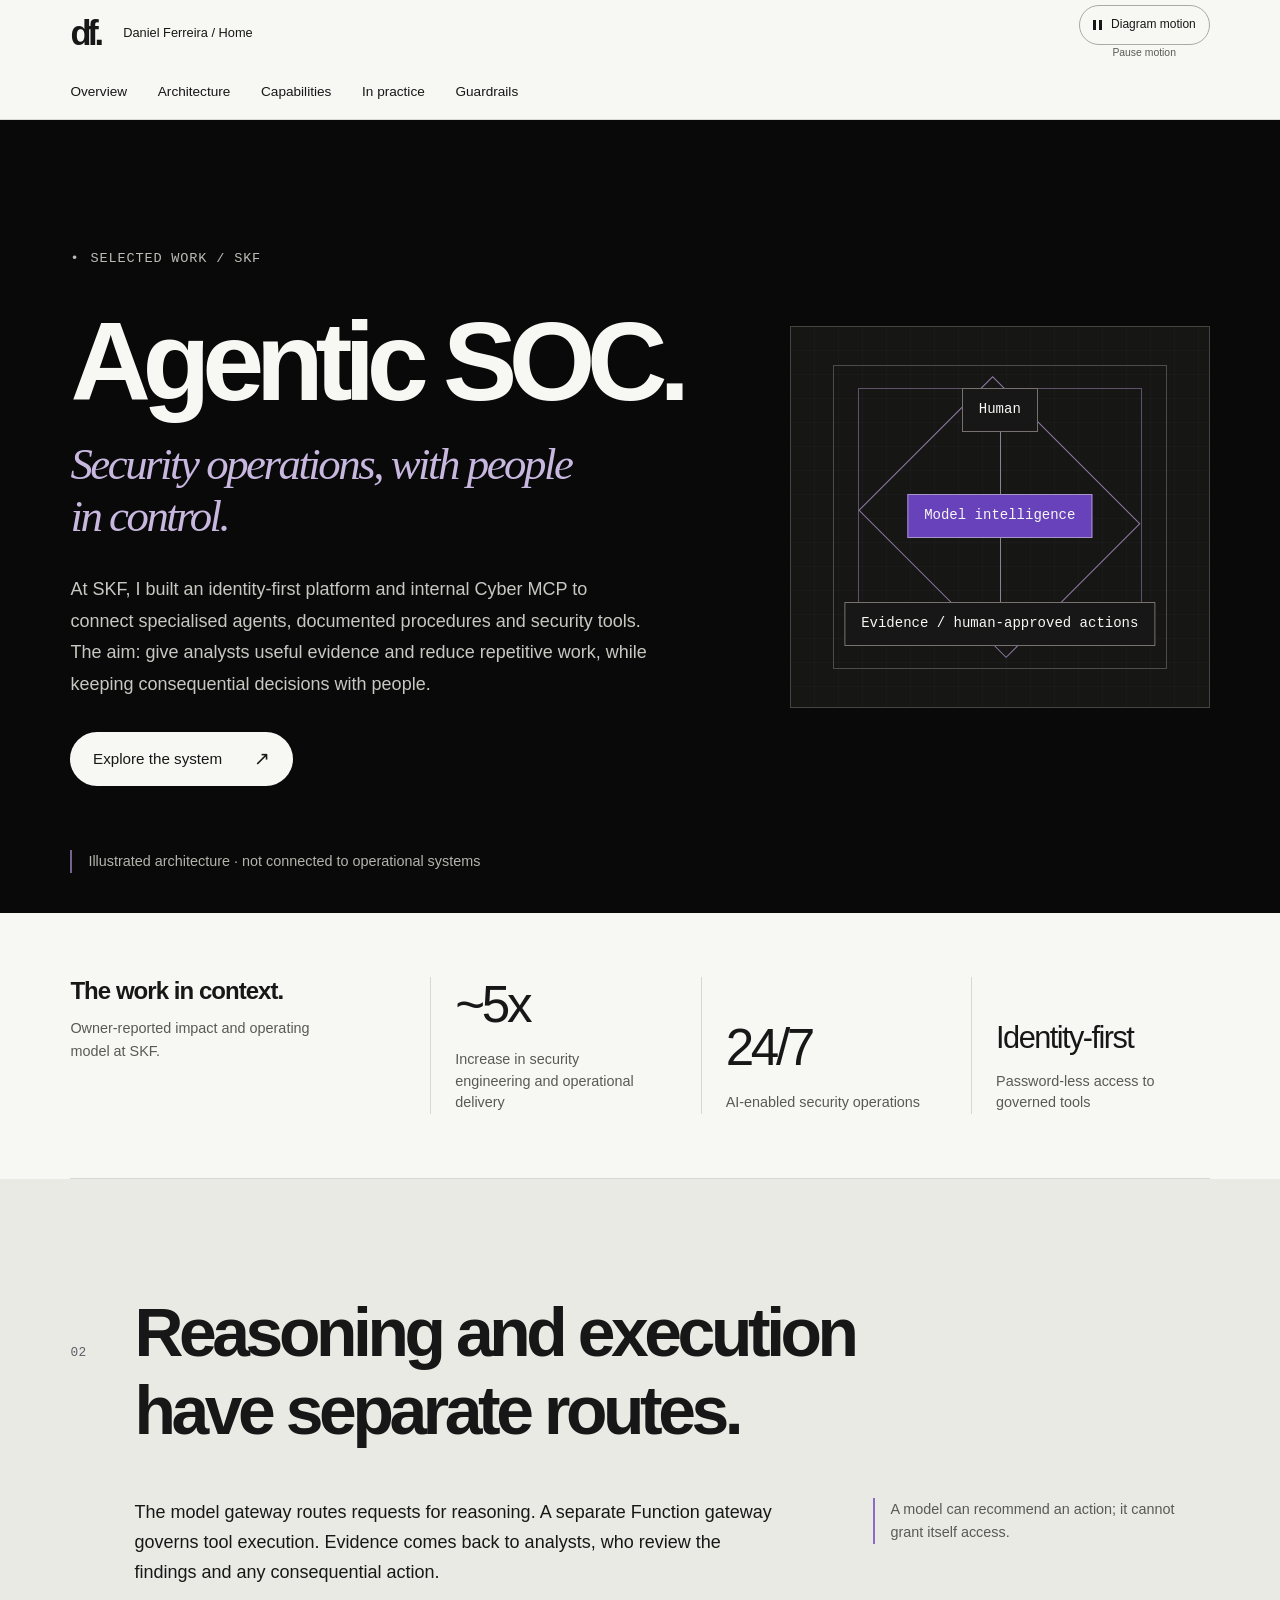
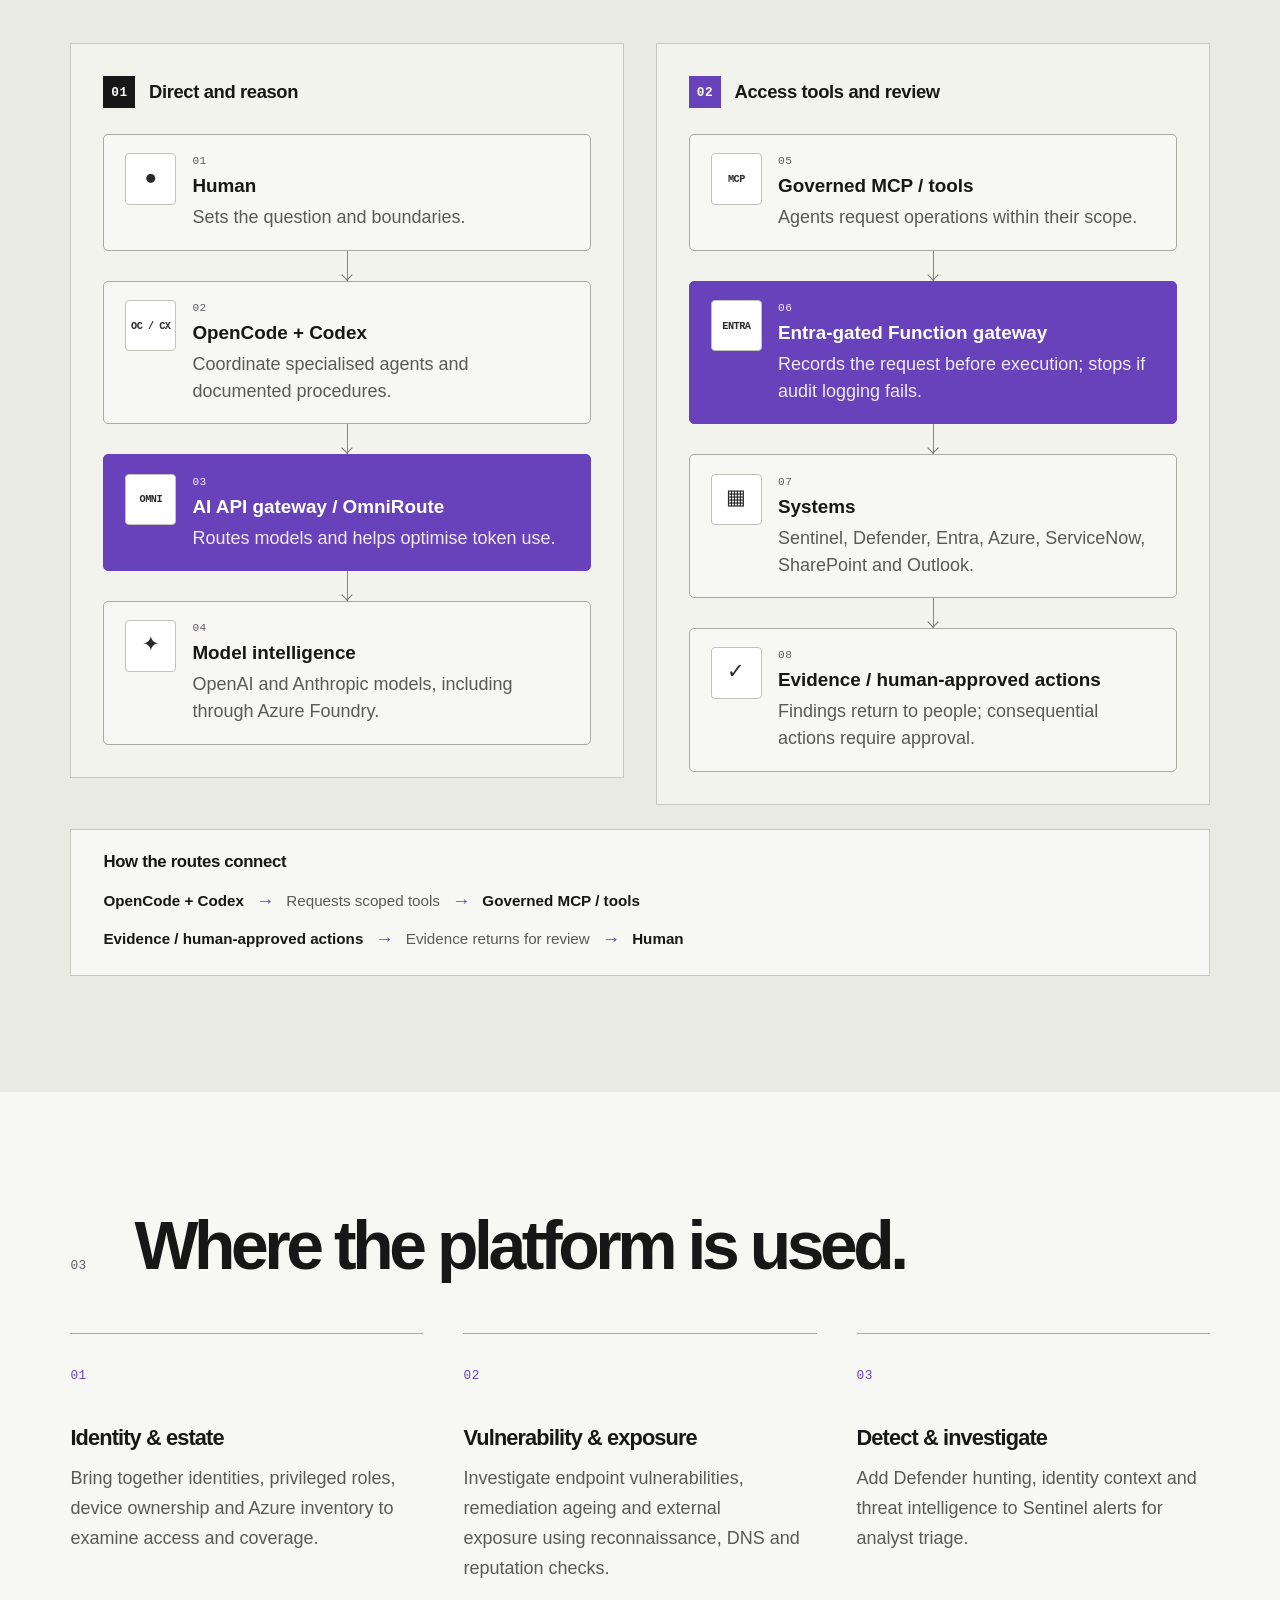
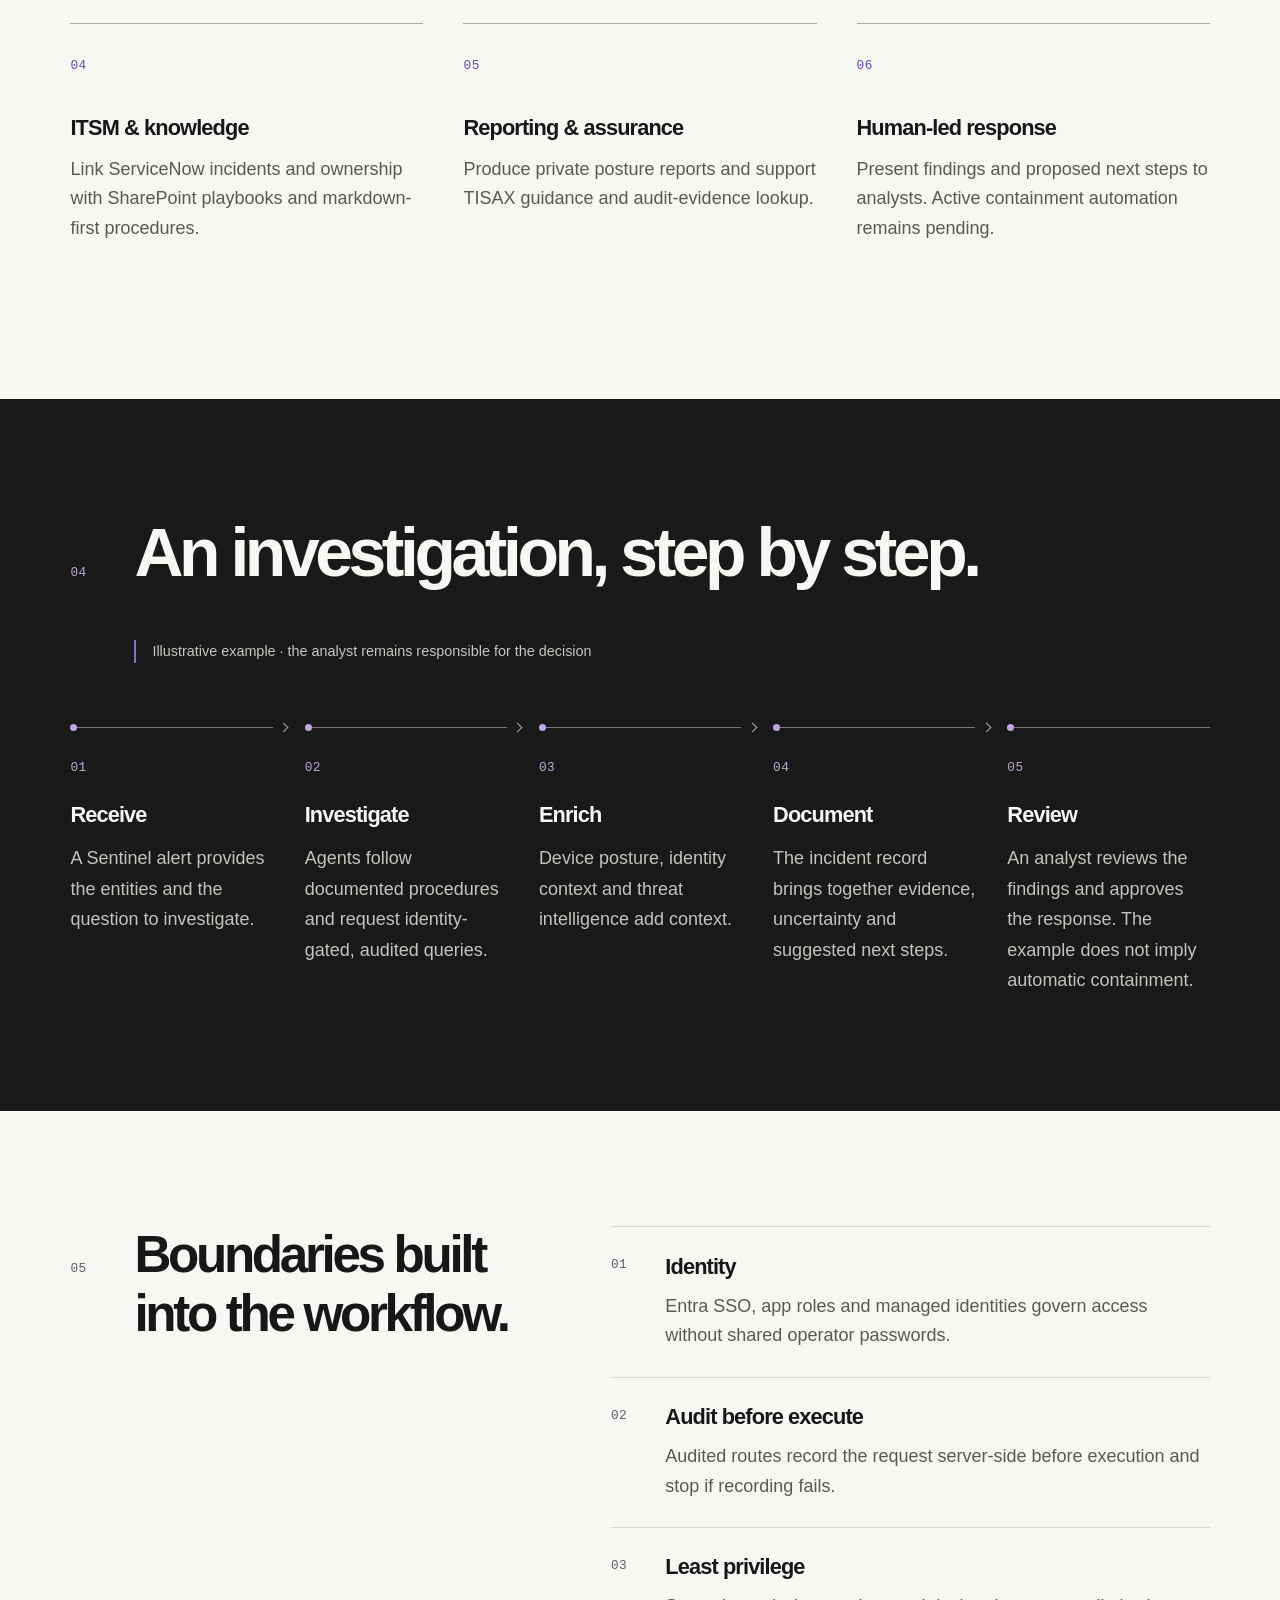
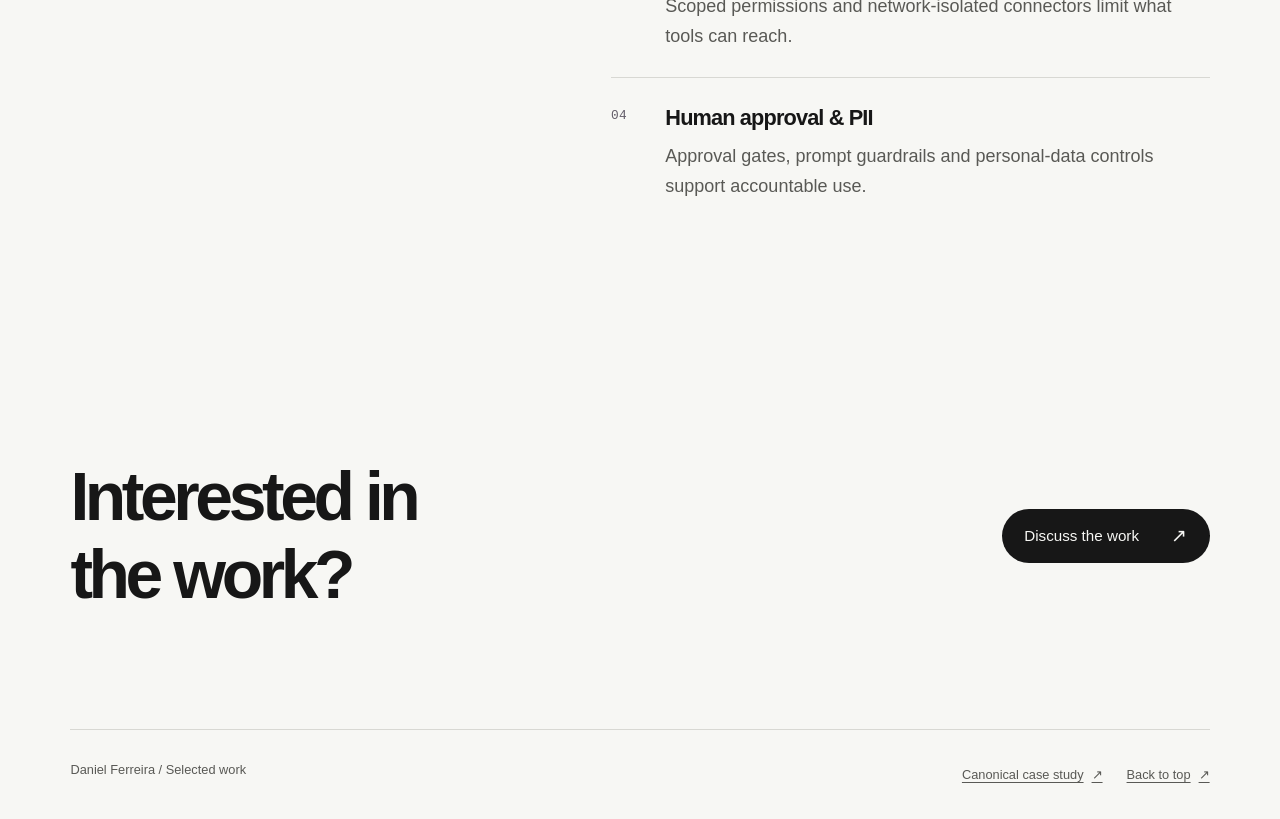
<file: portfolio-agentic-SOC.html>
<!doctype html>
<html lang="en">
<head>
  <meta charset="utf-8">
  <meta name="viewport" content="width=device-width, initial-scale=1">
  <title>Agentic SOC | Daniel Ferreira</title>
  <meta name="description" content="An identity-first security operations platform at SKF, connecting AI agents to governed tools and analyst review. A case study by Daniel Ferreira.">
  <link rel="canonical" href="https://daniel.ferreira.fm/portfolio-agentic-SOC.html">
  <meta property="og:type" content="article">
  <meta property="og:url" content="https://daniel.ferreira.fm/portfolio-agentic-SOC.html">
  <meta property="og:title" content="Agentic SOC | Daniel Ferreira">
  <meta property="og:description" content="An identity-first security operations platform at SKF, connecting AI agents to governed tools and analyst review. A case study by Daniel Ferreira.">
  <meta name="twitter:card" content="summary">
  <meta name="twitter:title" content="Agentic SOC | Daniel Ferreira">
  <meta name="twitter:description" content="An identity-first security operations platform at SKF, connecting AI agents to governed tools and analyst review. A case study by Daniel Ferreira.">
  <meta name="theme-color" content="#f7f7f4">
  <link rel="stylesheet" href="/soc.css">
  <script src="/soc.js" defer></script>
</head>
<body>
  <a class="skip-link" href="#main">Skip to case study</a>
  <header class="masthead">
    <div class="wrap masthead-inner">
      <a class="home-link" href="https://daniel.ferreira.fm/"><span class="wordmark" aria-hidden="true">df.</span><span>Daniel Ferreira / Home</span></a>
      <div class="motion-tools" hidden><button class="motion-control" type="button" aria-pressed="false" aria-describedby="motion-state" data-motion data-pause-label="Pause motion" data-resume-label="Resume motion" data-reduced-label="Reduced motion"><span class="motion-icon" aria-hidden="true"></span>Diagram motion</button><span id="motion-state">Resume motion</span></div>
    </div>
    <nav class="section-nav wrap" aria-label="Case study sections"><a href="#overview">Overview</a><a href="#architecture">Architecture</a><a href="#capabilities">Capabilities</a><a href="#story">In practice</a><a href="#guardrails">Guardrails</a></nav>
  </header>
  <main id="main" tabindex="-1">
    <section id="overview" class="hero" aria-labelledby="overview-title" tabindex="-1">
      <div class="wrap hero-grid">
        <div class="hero-copy">
          <p class="eyebrow">Selected work / SKF</p>
          <h1 id="overview-title">Agentic SOC.</h1>
          <p class="hero-serif">Security operations, with people in control.</p>
          <p class="hero-description">At SKF, I built an identity-first platform and internal Cyber MCP to connect specialised agents, documented procedures and security tools. The aim: give analysts useful evidence and reduce repetitive work, while keeping consequential decisions with people.</p>
          <a class="button" href="#architecture">Explore the system <span aria-hidden="true">↗</span></a>
        </div>
        <div class="core-visual" aria-hidden="true">
          <div class="core-orbit"></div><div class="core-orbit orbit-inner"></div>
          <div class="core-sphere"><i></i><i></i><i></i><i></i><i></i></div>
          <div class="core-label core-label-top">Human</div>
          <div class="core-label core-label-center">Model intelligence</div>
          <div class="core-label core-label-bottom">Evidence / human-approved actions</div>
          <div class="core-signal"></div>
        </div>
        <p class="notice hero-notice">Illustrated architecture · not connected to operational systems</p>
      </div>
    </section>
    <section class="outcomes wrap" aria-labelledby="outcomes-title">
      <div class="outcomes-intro"><h2 id="outcomes-title">The work in context.</h2><p class="note">Owner-reported impact and operating model at SKF.</p></div>
      <dl class="outcome-list"><div><dt>Increase in security engineering and operational delivery</dt><dd>~5x</dd></div><div><dt>AI-enabled security operations</dt><dd>24/7</dd></div><div><dt>Password-less access to governed tools</dt><dd>Identity-first</dd></div></dl>
    </section>
    <section id="architecture" class="architecture section-space" aria-labelledby="architecture-title" tabindex="-1">
      <div class="wrap">
        <div class="section-heading" data-reveal><span class="index" aria-hidden="true">02</span><h2 id="architecture-title">Reasoning and execution have separate routes.</h2></div>
        <div class="architecture-intro"><p>The model gateway routes requests for reasoning. A separate Function gateway governs tool execution. Evidence comes back to analysts, who review the findings and any consequential action.</p><p class="notice">A model can recommend an action; it cannot grant itself access.</p></div>
        <ol class="architecture-paths" role="list"><li class="path path-1" data-reveal>
          <h3 class="path-title"><span class="index" aria-hidden="true">01</span>Direct and reason</h3>
          <ol class="path-steps" role="list"><li class="path-step"><div class="flow-node"><span class="flow-icon" aria-hidden="true">●</span><div class="flow-copy"><span class="index" aria-hidden="true">01</span><h4>Human</h4><p>Sets the question and boundaries.</p></div></div></li><li class="path-step"><div class="flow-node"><span class="flow-icon flow-icon-product" aria-hidden="true">OC / CX</span><div class="flow-copy"><span class="index" aria-hidden="true">02</span><h4>OpenCode + Codex</h4><p>Coordinate specialised agents and documented procedures.</p></div></div></li><li class="path-step"><div class="flow-node"><span class="flow-icon flow-icon-product" aria-hidden="true">OMNI</span><div class="flow-copy"><span class="index" aria-hidden="true">03</span><h4>AI API gateway / OmniRoute</h4><p>Routes models and helps optimise token use.</p></div></div></li><li class="path-step"><div class="flow-node"><span class="flow-icon" aria-hidden="true">✦</span><div class="flow-copy"><span class="index" aria-hidden="true">04</span><h4>Model intelligence</h4><p>OpenAI and Anthropic models, including through Azure Foundry.</p></div></div></li></ol>
        </li><li class="path path-2" data-reveal>
          <h3 class="path-title"><span class="index" aria-hidden="true">02</span>Access tools and review</h3>
          <ol class="path-steps" role="list"><li class="path-step"><div class="flow-node"><span class="flow-icon flow-icon-product" aria-hidden="true">MCP</span><div class="flow-copy"><span class="index" aria-hidden="true">05</span><h4>Governed MCP / tools</h4><p>Agents request operations within their scope.</p></div></div></li><li class="path-step"><div class="flow-node"><span class="flow-icon flow-icon-product" aria-hidden="true">ENTRA</span><div class="flow-copy"><span class="index" aria-hidden="true">06</span><h4>Entra-gated Function gateway</h4><p>Records the request before execution; stops if audit logging fails.</p></div></div></li><li class="path-step"><div class="flow-node"><span class="flow-icon" aria-hidden="true">▦</span><div class="flow-copy"><span class="index" aria-hidden="true">07</span><h4>Systems</h4><p>Sentinel, Defender, Entra, Azure, ServiceNow, SharePoint and Outlook.</p></div></div></li><li class="path-step"><div class="flow-node"><span class="flow-icon" aria-hidden="true">✓</span><div class="flow-copy"><span class="index" aria-hidden="true">08</span><h4>Evidence / human-approved actions</h4><p>Findings return to people; consequential actions require approval.</p></div></div></li></ol>
        </li></ol>
        <div class="route-connections">
          <h3>How the routes connect</h3>
          <ol role="list">
            <li><span>OpenCode + Codex</span><span class="connection-arrow" aria-hidden="true">→</span><span>Requests scoped tools</span><span class="connection-arrow" aria-hidden="true">→</span><span>Governed MCP / tools</span></li>
            <li><span>Evidence / human-approved actions</span><span class="connection-arrow" aria-hidden="true">→</span><span>Evidence returns for review</span><span class="connection-arrow" aria-hidden="true">→</span><span>Human</span></li>
          </ol>
        </div>
      </div>
    </section>
    <section id="capabilities" class="capabilities section-space wrap" aria-labelledby="capabilities-title" tabindex="-1">
      <div class="section-heading" data-reveal><span class="index" aria-hidden="true">03</span><h2 id="capabilities-title">Where the platform is used.</h2></div>
      <ul class="capability-grid" role="list"><li class="capability" data-reveal><span class="index" aria-hidden="true">01</span><h3>Identity &amp; estate</h3><p>Bring together identities, privileged roles, device ownership and Azure inventory to examine access and coverage.</p></li><li class="capability" data-reveal><span class="index" aria-hidden="true">02</span><h3>Vulnerability &amp; exposure</h3><p>Investigate endpoint vulnerabilities, remediation ageing and external exposure using reconnaissance, DNS and reputation checks.</p></li><li class="capability" data-reveal><span class="index" aria-hidden="true">03</span><h3>Detect &amp; investigate</h3><p>Add Defender hunting, identity context and threat intelligence to Sentinel alerts for analyst triage.</p></li><li class="capability" data-reveal><span class="index" aria-hidden="true">04</span><h3>ITSM &amp; knowledge</h3><p>Link ServiceNow incidents and ownership with SharePoint playbooks and markdown-first procedures.</p></li><li class="capability" data-reveal><span class="index" aria-hidden="true">05</span><h3>Reporting &amp; assurance</h3><p>Produce private posture reports and support TISAX guidance and audit-evidence lookup.</p></li><li class="capability" data-reveal><span class="index" aria-hidden="true">06</span><h3>Human-led response</h3><p>Present findings and proposed next steps to analysts. Active containment automation remains pending.</p></li></ul>
    </section>
    <section id="story" class="story section-space" aria-labelledby="story-title" tabindex="-1">
      <div class="wrap">
        <div class="section-heading" data-reveal><span class="index" aria-hidden="true">04</span><h2 id="story-title">An investigation, step by step.</h2></div>
        <p class="notice">Illustrative example · the analyst remains responsible for the decision</p>
        <ol class="story-steps" role="list"><li data-reveal><span class="index" aria-hidden="true">01</span><h3>Receive</h3><p>A Sentinel alert provides the entities and the question to investigate.</p></li><li data-reveal><span class="index" aria-hidden="true">02</span><h3>Investigate</h3><p>Agents follow documented procedures and request identity-gated, audited queries.</p></li><li data-reveal><span class="index" aria-hidden="true">03</span><h3>Enrich</h3><p>Device posture, identity context and threat intelligence add context.</p></li><li data-reveal><span class="index" aria-hidden="true">04</span><h3>Document</h3><p>The incident record brings together evidence, uncertainty and suggested next steps.</p></li><li data-reveal><span class="index" aria-hidden="true">05</span><h3>Review</h3><p>An analyst reviews the findings and approves the response. The example does not imply automatic containment.</p></li></ol>
      </div>
    </section>
    <section id="guardrails" class="guardrails section-space wrap" aria-labelledby="guardrails-title" tabindex="-1">
      <div class="section-heading" data-reveal><span class="index" aria-hidden="true">05</span><h2 id="guardrails-title">Boundaries built into the workflow.</h2></div>
      <ul class="guardrail-list" role="list"><li data-reveal><span class="index" aria-hidden="true">01</span><h3>Identity</h3><p>Entra SSO, app roles and managed identities govern access without shared operator passwords.</p></li><li data-reveal><span class="index" aria-hidden="true">02</span><h3>Audit before execute</h3><p>Audited routes record the request server-side before execution and stop if recording fails.</p></li><li data-reveal><span class="index" aria-hidden="true">03</span><h3>Least privilege</h3><p>Scoped permissions and network-isolated connectors limit what tools can reach.</p></li><li data-reveal><span class="index" aria-hidden="true">04</span><h3>Human approval &amp; PII</h3><p>Approval gates, prompt guardrails and personal-data controls support accountable use.</p></li></ul>
    </section>
    <section class="closing section-space wrap" aria-labelledby="closing-title"><h2 id="closing-title">Interested in the work?</h2><a class="button button-dark" href="https://daniel.ferreira.fm/#contact">Discuss the work <span aria-hidden="true">↗</span></a></section>
  </main>
  <footer class="footer wrap"><p>Daniel Ferreira / Selected work</p><div><a class="text-link" href="https://daniel.ferreira.fm/portfolio-agentic-SOC.html">Canonical case study <span aria-hidden="true">↗</span></a><a class="text-link" href="#overview">Back to top <span aria-hidden="true">↗</span></a></div></footer>
</body>
</html>
</file>
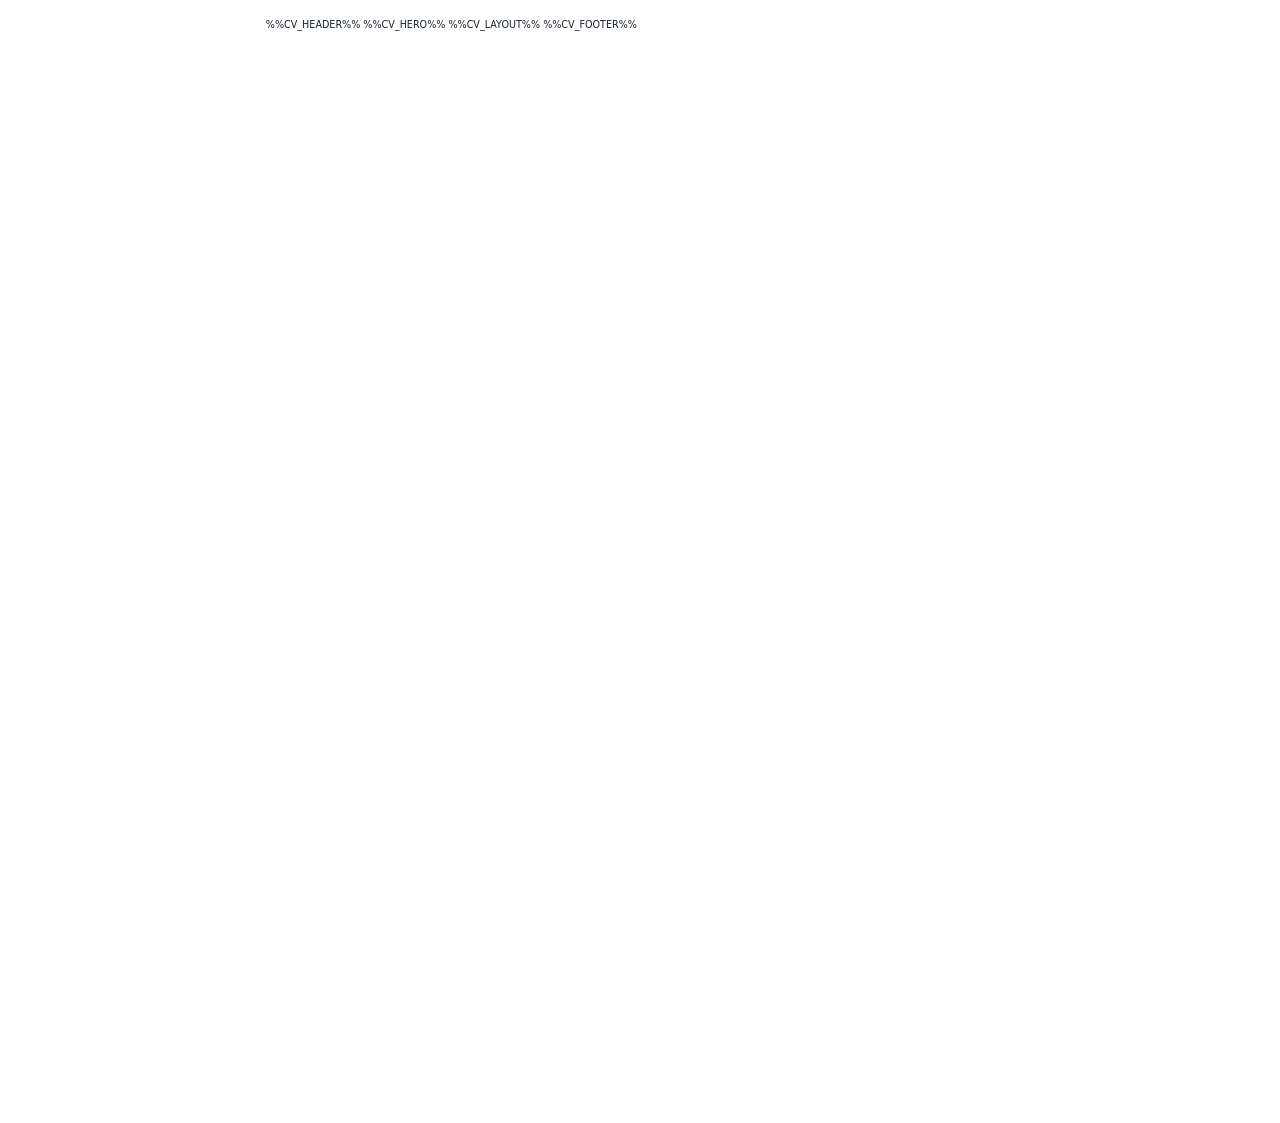
<file: template-CV.html>
<!doctype html>
<!-- Generated by build.py from config.json. Edit this file for CV layout and print styles. -->
<html lang="en">
<head>
<meta charset="utf-8">
<title>%%CV_PAGE_TITLE%%</title>
<style>
  :root {
    --bg: #ffffff; --panel: #f8fafc; --elem: #eef2f6;
    --hair: #d7dee7; --hair2: #c5d0dc;
    --ink: #17212b; --muted: #526272; --soft: #314252;
    --accent: #a84b16; --cyan: #086b7a; --link: #075f87;
    --contact-note-base: %%CV_CONTACT_NOTE_COLOR%%;
    --contact-note-color: color-mix(in srgb, var(--contact-note-base) 48%, #17212b);
    --profile-font-size: %%CV_FONT_SIZE_PROFILE%%;
    --experience-font-size: %%CV_FONT_SIZE_EXPERIENCE%%;
    --sidebar-font-size: %%CV_FONT_SIZE_SIDEBAR%%;
    --mono: "JetBrains Mono", "SF Mono", ui-monospace, Menlo, Consolas, monospace;
  }
  * { box-sizing: border-box; -webkit-print-color-adjust: exact; print-color-adjust: exact; }
  html, body { margin: 0; background: var(--bg); }
  body { color: var(--ink); font-family: Inter, ui-sans-serif, system-ui, -apple-system, "Segoe UI", sans-serif; font-size: 9.6px; line-height: 1.25; }
  a { color: var(--link); text-decoration: underline; text-decoration-thickness: .08em; text-underline-offset: .12em; }
  .page { display: flex; flex-direction: column; width: 210mm; min-height: 297mm; margin: 0 auto; padding: 5mm 6mm; }

  .hero { position: relative; overflow: hidden; display: grid; grid-template-columns: 1fr auto; gap: 8px; margin-bottom: 5px; padding: 20px 12px 7px; border: 1px solid var(--hair2); border-radius: 8px; background: linear-gradient(180deg, #ffffff, #f6f8fa); font-size: var(--profile-font-size); }
  .hero::before { content: "\25CF \25CF \25CF   $ whoami"; position: absolute; left: 0; right: 0; top: 0; height: 12px; line-height: 12px; padding-left: 8px; background: var(--elem); border-bottom: 1px solid var(--hair2); color: #526272; font-family: var(--mono); font-size: .6742em; letter-spacing: .04em; }
  .kicker { display: inline-flex; width: fit-content; padding: 2px 7px; border: 1px solid var(--accent); border-radius: 999px; color: var(--accent); font-family: var(--mono); font-size: 6.4px; font-weight: 800; letter-spacing: .11em; text-transform: uppercase; }
  h1 { margin: 3px 0 1px; font-family: var(--mono); font-size: 2.6966em; line-height: .95; letter-spacing: -.04em; text-transform: lowercase; color: var(--ink); }
  h1::after { content: "_"; color: var(--accent); }
  h1 a { color: inherit; }
  .title { margin: 0; color: var(--accent); font-size: 1.0562em; font-weight: 800; }
  .summary { margin: 4px 0 0; max-width: 158mm; color: var(--soft); font-size: 1em; }
  .avatar { width: 66px; height: 66px; border-radius: 6px; object-fit: cover; border: 1px solid var(--hair2); position: relative; z-index: 1; }
  .metrics { display: grid; grid-template-columns: repeat(4, 1fr); gap: 5px; margin-top: 5px; }
  .metric { padding: 3px 7px; border: 1px solid var(--hair2); border-radius: 4px; background: #fff7f2; }
  .metric b { display: block; color: var(--accent); font-family: var(--mono); font-size: 1.4045em; letter-spacing: -.03em; }
  .metric span { display: block; color: var(--muted); font-size: .7416em; text-transform: uppercase; letter-spacing: .07em; }

   .layout { display: grid; grid-template-columns: 1fr 64mm; gap: 7px; align-items: start; }
   .layout.main-only, .layout.rail-only { grid-template-columns: 1fr; }
  .experience { font-size: var(--experience-font-size); }
  .experience h2 { margin: 0 0 4px; font-family: var(--mono); font-size: 1.4024em; letter-spacing: -.02em; }
  .rail h2 { margin: 0 0 4px; font-family: var(--mono); font-size: 1.5541em; letter-spacing: -.02em; }
  h2::before { content: "// "; color: var(--accent); }
  .job { margin-bottom: 4px; padding: 5px 8px; border: 1px solid var(--hair); border-radius: 6px; background: var(--panel); }
  .job-head { display: flex; justify-content: space-between; gap: 12px; align-items: baseline; }
  .experience h3 { margin: 0; font-family: var(--mono); font-size: 1.2683em; }
  .experience .job-head span, .experience .role-head time, .experience .job-place { color: var(--muted); font-family: var(--mono); font-size: .878em; font-weight: 700; }
  .role { margin-top: 4px; padding-top: 4px; border-top: 1px solid var(--hair); }
  .role:first-of-type { border-top: 0; margin-top: 2px; padding-top: 2px; }
  .role-head { display: flex; justify-content: space-between; gap: 10px; align-items: baseline; }
  .experience h4 { margin: 0; color: var(--cyan); font-size: 1.0732em; }
  .experience p { margin: 1.5px 0; color: var(--soft); font-size: var(--experience-font-size); }
  .experience ul { margin: 1.5px 0 0; padding-left: 12px; color: var(--soft); font-size: var(--experience-font-size); }
  li { margin: 1px 0; }
  li::marker { color: var(--accent); }

  .rail { display: grid; gap: 4px; font-size: var(--sidebar-font-size); }
   .compensation > p { margin: 1px 0; color: var(--soft); font-size: 1.1081em; }
   .compensation > .compensation-link { color: var(--link); }
   .rail-box { padding: 4px 8px; border: 1px solid var(--hair); border-radius: 6px; background: var(--panel); }
  .signal { display: grid; grid-template-columns: 16px 1fr; gap: 5px; padding: 3px 0; border-top: 1px solid var(--hair); }
  .signal:first-of-type { border-top: 0; }
   .signal-index { display: grid; place-items: center; width: 16px; height: 16px; border-radius: 4px; background: linear-gradient(135deg, #f3b080, #d66b35); color: #241207; font-family: var(--mono); font-size: .8919em; font-weight: 900; }
  .signal b { display: block; font-size: 1.0811em; }
  .chips { display: flex; flex-wrap: wrap; gap: 2px; margin-top: 1.5px; }
   .chips span { padding: .5px 4px; border: 1px solid var(--hair2); border-radius: 999px; background: var(--elem); color: var(--soft); font-family: var(--mono); font-size: .8108em; font-weight: 700; }
  .mini { padding: 3px 0; border-top: 1px solid var(--hair); }
  .mini:first-of-type { border-top: 0; }
  .mini b { display: block; font-size: 1.0676em; }
  .mini span { display: block; color: var(--muted); font-size: .9459em; }
  .mini p { margin: 1px 0 0; color: var(--soft); font-size: var(--sidebar-font-size); }
  .contact { display: grid; gap: 1.5px; }
  .contact a, .contact span { color: var(--soft); font-size: 1.027em; overflow-wrap: anywhere; }
  .contact a { color: var(--link); }
  .contact-note { margin-top: 3px; color: var(--contact-note-color); font-size: .9459em; }
  .foot { margin-top: 4px; color: var(--muted); font-family: var(--mono); font-size: 6.6px; letter-spacing: .03em; }
  .page > .foot:last-child { margin-top: auto; }
  @page { size: A4; margin: 0; }
  @media print { .job, .role, .mini, .signal, .rail-box { break-inside: avoid; } }
</style>
</head>
<body>
<main class="page">
  %%CV_HEADER%%
  %%CV_HERO%%
  %%CV_LAYOUT%%
  %%CV_FOOTER%%
</main>
</body>
</html>
</file>
<file: soc.css>
:root{color-scheme:light;--paper:#f7f7f4;--ink:#171717;--muted:#595955;--line:#d8d8d3;--violet:#6842ba;--motion-state:paused;--anchor-offset:9rem;--gutter:clamp(22px,5.5vw,100px);font-family:Arial,Helvetica,sans-serif;color:var(--ink);background:var(--paper);font-synthesis:none}
*,*::before,*::after{box-sizing:border-box}
body,h1,h2,h3,h4,p,ul,ol,dl,dd{margin:0}
body{font-size:18px;line-height:1.65;-webkit-font-smoothing:antialiased}
h1,h2,h3,h4{line-height:1.15;text-wrap:balance}
h2{font-size:clamp(2.8rem,5.3vw,5.5rem);letter-spacing:-.065em;font-weight:600}
h3{font-size:clamp(1.3rem,1.7vw,1.65rem);letter-spacing:-.04em;font-weight:600}
p{text-wrap:pretty}
a{color:inherit;text-decoration-thickness:1px;text-underline-offset:.25em}
a:hover{text-decoration-thickness:2px}
button{font:inherit;color:inherit;cursor:pointer}
a,button{-webkit-tap-highlight-color:transparent}
:focus-visible{outline:2px solid currentColor;outline-offset:5px}
[hidden]{display:none!important}
[tabindex="-1"]{scroll-margin-top:var(--anchor-offset)}
section:focus,main:focus{outline:none}
.wrap{width:calc(100% - 2 * var(--gutter));max-width:1480px;margin-inline:auto}
.section-space{padding-block:clamp(5rem,9vw,9rem)}
.index,.eyebrow,.status{font-family:'Courier New',monospace;text-transform:uppercase}
.index{font-size:.8rem;line-height:1.5;letter-spacing:.04em;color:#615b67}
.note,.notice{font-size:.9rem;line-height:1.6;color:var(--muted)}
.notice{border-left:2px solid #8a6cc4;padding-left:1rem}
.section-heading{display:grid;grid-template-columns:3rem minmax(0,1fr);align-items:baseline;gap:1rem;margin-bottom:3rem}
.section-heading h2{max-width:900px}
.skip-link{position:fixed;z-index:20;top:1rem;left:1rem;transform:translateY(-180%);background:white;color:#171717;padding:.8rem 1rem}
.skip-link:focus{transform:none}
.masthead{position:sticky;z-index:10;top:0;background:rgba(247,247,244,.97);color:var(--ink);border-bottom:1px solid var(--line);backdrop-filter:blur(14px)}
.masthead-inner{min-height:65px;display:flex;align-items:center;justify-content:space-between;gap:1rem}
.home-link{display:inline-flex;gap:1.25rem;align-items:center;text-decoration:none;font-size:.8rem}
.wordmark{font-size:2.15rem;font-weight:800;letter-spacing:-.12em;line-height:1;padding-right:.2rem}
.section-nav{display:flex;gap:clamp(.6rem,2.4vw,2.3rem);padding-block:.35rem}
.section-nav a{display:flex;align-items:center;min-height:42px;font-size:.85rem;text-decoration:none;border-bottom:1px solid transparent}
.section-nav a:hover{border-color:currentColor}
.motion-tools{display:grid;justify-items:center;gap:.1rem;flex-shrink:0;padding-block:.3rem}
#motion-state{font-size:.65rem;line-height:1.4;color:var(--muted)}
.motion-control{border:1px solid #aaa9a2;border-radius:30px;background:transparent;padding:.45rem .8rem;min-height:40px;font-size:.75rem;display:flex;gap:.6rem;align-items:center}
.motion-control:hover{border-color:var(--ink)}
.motion-control[aria-disabled="true"]{cursor:default}
.motion-icon{width:9px;height:10px;border-left:3px solid;border-right:3px solid}
.motion-control[aria-pressed="false"] .motion-icon{border:0;width:10px;height:10px;background:currentColor;border-radius:50%}
.hero{background:#090909;color:var(--paper);overflow:hidden}
.hero-grid{display:grid;grid-template-columns:minmax(0,1.25fr) minmax(0,.8fr);gap:2rem 5vw;align-items:center;padding-top:clamp(5rem,10vw,9rem);padding-bottom:2.5rem}
.hero-copy{min-width:0}
.eyebrow{font-size:.85rem;letter-spacing:.06em;color:#bcbcb6;margin-bottom:2.5rem}
.eyebrow::before{content:'•';margin-right:.7rem}
.hero h1{font-size:clamp(4rem,8.7vw,9rem);font-weight:700;letter-spacing:-.075em;line-height:.94}
.hero-serif{font-family:Georgia,'Times New Roman',serif;font-style:italic;font-size:clamp(1.9rem,3.5vw,3.5rem);line-height:1.15;letter-spacing:-.055em;color:#c8b8e0;margin:1.5rem 0 2rem}
.hero-description{max-width:58ch;color:#c8c8c2;line-height:1.75}
.button{display:inline-flex;align-items:center;justify-content:center;gap:2rem;padding:.9rem 1.35rem;border-radius:40px;background:var(--paper);color:var(--ink);text-decoration:none;font-size:.95rem;line-height:1.2;margin-top:2rem;border:1px solid transparent;min-height:48px;max-width:100%}
.button:hover{background:#e8e8e1}
.button span{font-size:1.2rem}
.hero-notice{grid-column:1/-1;color:#b4b4ad;margin-top:2rem;max-width:70ch;border-color:#77628f}
/* A quiet, diagrammatic abstraction of the operating model, not a product screenshot. */
.core-visual{position:relative;aspect-ratio:1.1;width:100%;max-width:510px;margin-inline:auto;border:1px solid #45443f;background:#161615;overflow:hidden}
.core-visual::before{content:'';position:absolute;inset:0;background-image:linear-gradient(#fff0 23px,#ffffff0b 24px),linear-gradient(90deg,#fff0 23px,#ffffff0b 24px);background-size:24px 24px}
.core-orbit{position:absolute;inset:10%;border:1px solid #4e4b4d;animation:orbit 24s linear infinite}
.core-orbit.orbit-inner{inset:16%;border-color:#5f5269;animation-direction:reverse;animation-duration:36s}
.core-sphere{position:absolute;inset:25%;border:1px solid #8e7aa4;transform:rotate(45deg)}
.core-sphere i{display:none}
.core-label{position:absolute;left:50%;transform:translateX(-50%);z-index:1;text-align:center;width:max-content;max-width:80%;padding:.7rem 1rem;background:#171717;border:1px solid #77716f;color:#f7f7f4;font:14px/1.4 'Courier New',monospace}
.core-label-top{top:16%}.core-label-center{top:44%;background:#6842ba;border-color:#a995c5}.core-label-bottom{bottom:16%}
.core-signal{position:absolute;top:20%;bottom:20%;left:50%;width:1px;background:#8c8092}
.outcomes{padding-block:4rem;display:grid;grid-template-columns:minmax(0,.8fr) minmax(0,2fr);gap:3rem;border-bottom:1px solid var(--line)}
.outcomes h2{font-size:1.5rem;letter-spacing:-.04em;margin-bottom:.75rem}
.outcomes-intro .note{max-width:35ch}
.outcome-list{display:grid;grid-template-columns:repeat(3,minmax(0,1fr));gap:2rem}
.outcome-list>div{display:flex;flex-direction:column-reverse;justify-content:end;align-items:start;border-left:1px solid var(--line);padding-left:1.5rem}
.outcome-list dd{font-size:clamp(2.2rem,4vw,4rem);line-height:1.1;letter-spacing:-.065em;margin-bottom:1rem;font-weight:500}
.outcome-list>div:last-child dd{font-size:clamp(1.5rem,2.4vw,2.2rem);letter-spacing:-.05em}
.outcome-list dt{color:var(--muted);font-size:.9rem;line-height:1.5;max-width:25ch}
.architecture{background:#eaeae5}
.architecture-intro{display:grid;grid-template-columns:minmax(0,2fr) minmax(0,1fr);gap:4rem;align-items:start;margin-bottom:3.5rem;margin-left:4rem}
.architecture-intro>p:first-child{max-width:64ch}
/* The two lanes distinguish model reasoning from gated tool execution. */
.architecture-paths,.path-steps,.capability-grid,.story-steps,.guardrail-list{list-style:none;padding:0}
.architecture-paths{display:grid;grid-template-columns:repeat(2,minmax(0,1fr));gap:2rem;align-items:start}
.path{min-width:0;padding:clamp(1.3rem,2.5vw,2.5rem);border:1px solid #c9c9c2;background:#f3f3ee}
.path-title{display:flex;align-items:center;gap:.85rem;font:600 1.15rem/1.4 Arial,Helvetica,sans-serif;letter-spacing:-.02em;margin-bottom:1.6rem}
.path-title .index{display:grid;place-items:center;flex:0 0 32px;height:32px;background:var(--ink);color:#fff}
.path-2 .path-title .index{background:var(--violet)}
.path-steps{display:flex;flex-direction:column;align-items:stretch}
.path-step{position:relative;min-width:0;padding-bottom:30px}
.path-step:last-child{padding-bottom:0}
.path-step:not(:last-child)::before{content:'';position:absolute;left:50%;bottom:0;width:1px;height:30px;background:#898880;animation:signal 3s ease-in-out infinite}
.path-step:not(:last-child)::after{content:'';position:absolute;left:calc(50% - 4px);bottom:2px;width:8px;height:8px;border-right:1px solid #77776f;border-bottom:1px solid #77776f;transform:rotate(45deg)}
.path-step:nth-child(2)::before{animation-delay:.5s}.path-step:nth-child(3)::before{animation-delay:1s}
.flow-node{display:grid;grid-template-columns:3.2rem minmax(0,1fr);align-items:start;gap:1rem;position:relative;max-width:500px;margin-inline:auto;padding:1.15rem 1.3rem;background:var(--paper);border:1px solid #aaa9a2;border-radius:5px}
.path-1 .path-step:nth-child(3) .flow-node,.path-2 .path-step:nth-child(2) .flow-node{background:var(--violet);border-color:var(--violet);color:#fff}
.flow-icon{display:grid;place-items:center;width:3.2rem;height:3.2rem;border:1px solid #c3c2ba;border-radius:4px;background:#fff;font:600 1.3rem/1 'Courier New',monospace;color:#292929}
.flow-icon.flow-icon-product{font-size:.64rem;letter-spacing:-.05em;font-weight:700;white-space:nowrap}
.flow-copy{min-width:0}.flow-copy>.index{display:block;margin-bottom:.25rem;font-size:.7rem}.flow-copy h4{font-size:1.18rem;font-weight:600;line-height:1.3;overflow-wrap:anywhere}.flow-copy p{color:var(--muted);line-height:1.5;margin-top:.35rem}
.path-1 .path-step:nth-child(3) .flow-copy p,.path-2 .path-step:nth-child(2) .flow-copy p,.path-1 .path-step:nth-child(3) .index,.path-2 .path-step:nth-child(2) .index{color:#f1eafa}
.route-connections{margin-top:1.5rem;padding:1.4rem clamp(1.2rem,2.5vw,2rem);border:1px solid #c9c9c2;background:var(--paper)}
.route-connections h3{font-size:1.05rem;letter-spacing:-.02em;margin-bottom:1rem}
.route-connections ol{list-style:none;padding:0;display:grid;gap:.65rem}
.route-connections li{display:flex;flex-wrap:wrap;align-items:center;gap:.45rem .75rem;color:var(--muted);font-size:.95rem;line-height:1.5}
.route-connections li>span:first-child,.route-connections li>span:last-child{color:var(--ink);font-weight:600}
.route-connections .connection-arrow{color:var(--violet);font-size:1.15rem}
.capability-grid{display:grid;grid-template-columns:repeat(3,minmax(0,1fr));column-gap:2.5rem}
.capability{position:relative;padding:2rem 0 2.5rem;min-width:0;border-top:1px solid #aaa9a2}
.capability>.index{display:block;margin-bottom:2.5rem;color:var(--violet)}
.capability h3{margin-bottom:.9rem}.capability p{color:var(--muted)}
.story{background:#191919;color:var(--paper)}
.story .index{color:#beaace}.story .notice{color:#c6c6c0;margin-left:4rem}
.story-steps{display:grid;grid-template-columns:repeat(5,minmax(0,1fr));gap:2rem;margin-top:4rem}
.story-steps li{position:relative;border-top:1px solid #777;padding-top:1.4rem}
.story-steps li::before{content:'';position:absolute;top:-4px;left:0;width:7px;height:7px;background:#c2a4e5;border-radius:50%}
.story-steps li:not(:last-child)::after{content:'';position:absolute;top:-4px;right:-.9rem;width:7px;height:7px;border-top:1px solid #aaa;border-right:1px solid #aaa;transform:rotate(45deg)}
.story-steps h3{margin-block:1.35rem 1rem}.story-steps p{color:#c4c4bd;line-height:1.7}
.guardrails h2{font-size:clamp(2.3rem,4vw,4.5rem)}
.guardrails{display:grid;grid-template-columns:minmax(0,1fr) minmax(0,1.3fr);gap:5rem}
.guardrail-list li{display:grid;grid-template-columns:2.4rem minmax(0,1fr);gap:.65rem 1rem;border-top:1px solid var(--line);padding-block:1.6rem}
.guardrail-list p{grid-column:2;color:var(--muted)}.guardrail-list h3{line-height:1.3}.guardrail-list .index{padding-top:.15rem}
.closing{display:flex;gap:3rem;justify-content:space-between;align-items:center}.closing h2{max-width:15ch}.closing .button{margin-top:0;flex-shrink:0}
.button-dark{background:var(--ink);color:var(--paper)}.button-dark:hover{background:#444}
.footer{padding-block:1.8rem;border-top:1px solid var(--line);display:flex;gap:2rem;justify-content:space-between;color:var(--muted);font-size:.8rem}
.footer>div{display:flex;flex-wrap:wrap;gap:1.5rem}.text-link{display:inline-flex;align-items:center;gap:.5rem;min-height:32px}
.motion-active{--motion-state:running}.core-orbit,.path-step:not(:last-child)::before,.is-seen{animation-play-state:var(--motion-state)}
.is-seen{animation-name:arrive;animation-duration:.65s;animation-timing-function:ease-out}.is-seen:nth-child(2n){animation-delay:.07s}.is-seen:nth-child(3n){animation-delay:.14s}
@keyframes orbit{to{transform:rotate(360deg)}}@keyframes signal{0%,100%{opacity:.5}65%{opacity:1}}@keyframes arrive{from{transform:translateY(10px)}to{transform:none}}
@media(max-width:1100px){
 .outcomes{grid-template-columns:1fr;gap:2rem}.outcomes-intro{display:flex;gap:2rem;justify-content:space-between}.outcomes-intro .note{max-width:55ch}.outcome-list{gap:3rem}
 .architecture-intro{margin-left:0;gap:2rem}
 .capability-grid{grid-template-columns:repeat(2,minmax(0,1fr))}.story-steps{grid-template-columns:1fr;gap:0}
 .story-steps li{display:grid;grid-template-columns:2rem 9rem minmax(0,1fr);gap:1.5rem;border-top:0;border-left:1px solid #777;padding:1.4rem 0 1.4rem 1.5rem;margin-left:.3rem}
 .story-steps li::before{top:2rem;left:-4px}.story-steps li:not(:last-child)::after{top:auto;bottom:0;right:auto;left:-4px;transform:rotate(135deg)}.story-steps h3{margin:0;line-height:1.4}
 .guardrails{gap:3rem}
}
@media(max-width:760px){
 :root{--anchor-offset:12rem}h2,.guardrails h2{font-size:clamp(2.2rem,7vw,3.5rem)}.masthead-inner{gap:.75rem;min-height:62px}.home-link{gap:.7rem}.section-nav{display:grid;grid-template-columns:repeat(3,minmax(0,1fr));gap:0 .4rem;padding-bottom:.45rem}.section-nav a{min-height:34px;font-size:.75rem}
 .hero-grid{grid-template-columns:1fr;padding-top:4rem}.hero h1{font-size:clamp(3.7rem,12vw,6rem)}.hero-serif{font-size:clamp(1.9rem,6vw,2.6rem)}.core-visual{width:min(100%,390px);margin-top:1rem}.hero-notice{margin-top:1rem}.eyebrow{margin-bottom:1.5rem}
 .section-heading{grid-template-columns:2rem minmax(0,1fr);gap:.6rem;margin-bottom:2rem}.outcomes-intro{display:block}.outcome-list{grid-template-columns:1fr;gap:1.5rem}.outcome-list>div{display:grid;grid-template-columns:minmax(0,1fr) minmax(0,1.3fr);gap:1.2rem;border-left:0;border-top:1px solid var(--line);padding:1.5rem 0 0;align-items:center}.outcome-list dd{grid-column:1;grid-row:1;margin:0;font-size:2.6rem}.outcome-list dt{grid-column:2}.outcome-list>div:last-child dd{font-size:1.4rem}
 .architecture-intro{grid-template-columns:1fr;gap:1.5rem}.architecture-paths{grid-template-columns:1fr;gap:1.4rem}.path{padding:1.2rem}.path-title{font-size:1.05rem}.flow-node{grid-template-columns:2.7rem minmax(0,1fr);gap:.8rem;padding:1rem}.flow-icon{width:2.7rem;height:2.7rem;font-size:1.15rem}.flow-copy h4{font-size:1.1rem}
 .capability-grid{grid-template-columns:1fr}.capability{padding:1.6rem 0}.capability>.index{margin-bottom:1.5rem}.story .notice{margin-left:0}.story-steps{margin-top:2.5rem}.story-steps li{grid-template-columns:1.5rem minmax(0,1fr);gap:.5rem 1rem;padding-left:1.1rem}.story-steps p{grid-column:2}
 .guardrails{grid-template-columns:1fr;gap:1.5rem}.guardrail-list li{grid-template-columns:1.6rem minmax(0,1fr)}.closing{align-items:start;flex-direction:column;gap:2rem}.footer{flex-direction:column;gap:.5rem}
}
@media(max-width:370px){.home-link{gap:.5rem;font-size:.68rem}.wordmark{font-size:1.8rem}.motion-control{font-size:.65rem;padding-inline:.5rem;gap:.4rem}.path{padding:1.1rem}}
@media(prefers-reduced-motion:reduce){*,*::before,*::after{animation:none!important;transition:none!important}}
@media(forced-colors:active){.button,.core-label{border:1px solid ButtonText}}
</file>
